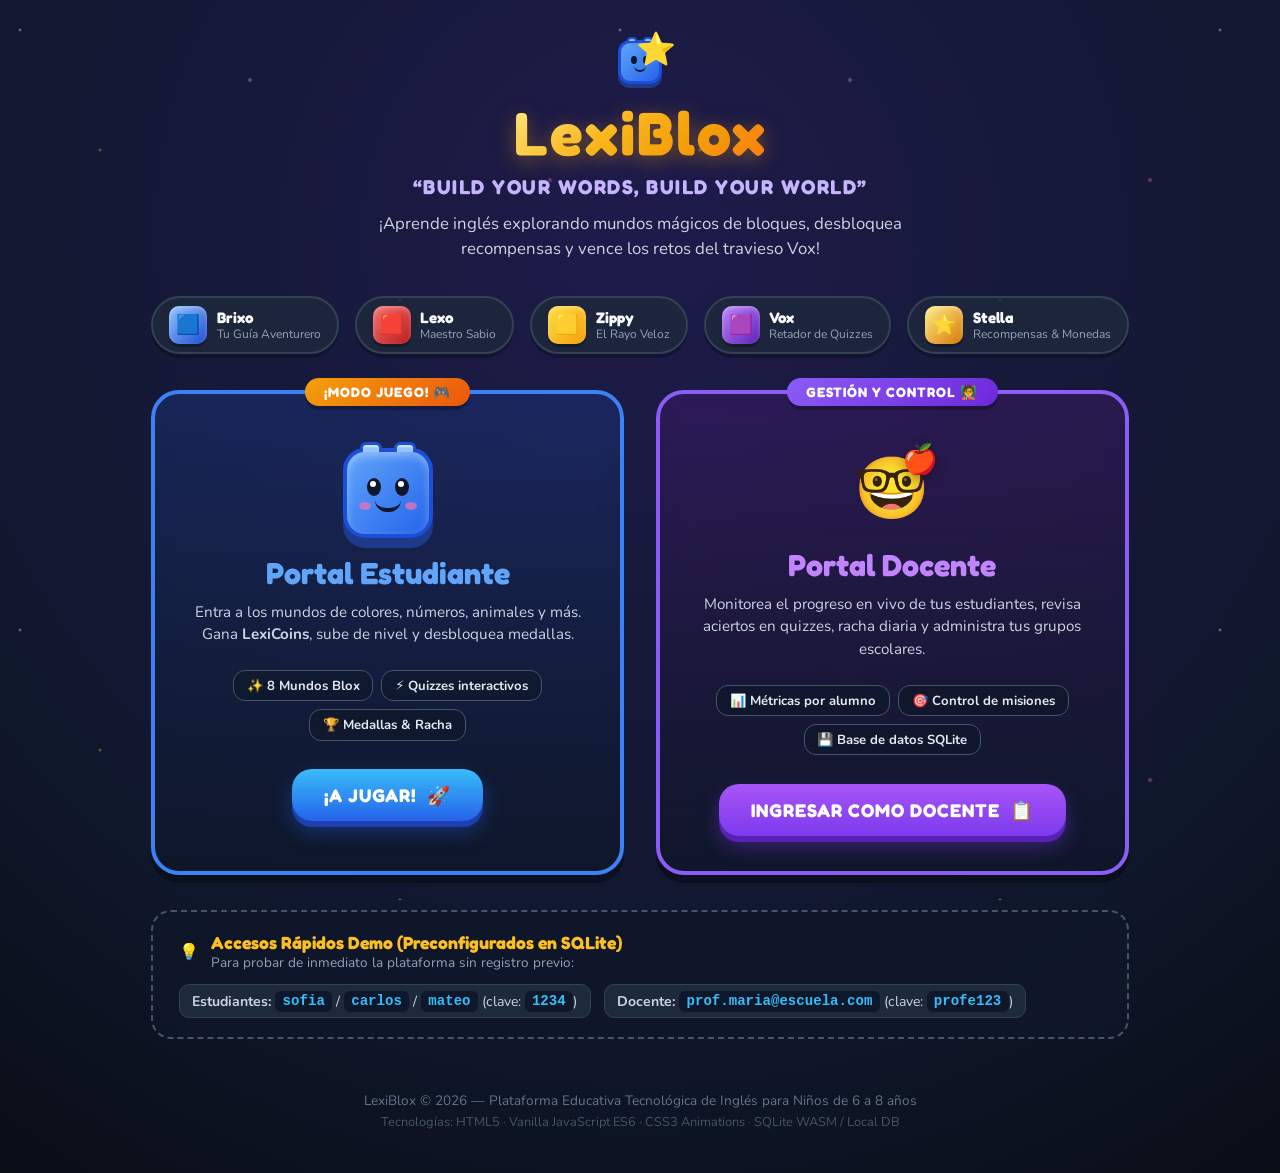
<file: index.html>
<!DOCTYPE html>
<html lang="es">
<head>
  <meta charset="UTF-8">
  <meta name="viewport" content="width=device-width, initial-scale=1.0">
  <title>LexiBlox — Plataforma de Inglés Didáctica para Niños</title>
  <link rel="stylesheet" href="assets/css/main.css">
  <link rel="stylesheet" href="assets/css/animations.css">
  <link rel="stylesheet" href="assets/css/components.css">
  <link rel="preconnect" href="https://fonts.googleapis.com">
  <link rel="preconnect" href="https://fonts.gstatic.com" crossorigin>
  <link href="https://fonts.googleapis.com/css2?family=Fredoka:wght@400;600;700;800&family=Nunito:wght@600;800;900&display=swap" rel="stylesheet">
</head>
<body class="landing-body">
  <div class="stars-bg"></div>

  <div class="landing-container">
    <!-- Header Hero -->
    <header class="hero-header">
      <div class="logo-badge float-anim">
        <div class="mini-cube brixo-mini">
          <div class="cube-studs"><span></span><span></span></div>
          <div class="cube-face">
            <span class="eye"></span><span class="eye"></span>
            <span class="mouth"></span>
          </div>
        </div>
        <span class="star-icon star-spin">⭐</span>
      </div>
      <h1 class="game-title">LexiBlox</h1>
      <p class="game-tagline">“Build your words, build your world”</p>
      <p class="game-desc">¡Aprende inglés explorando mundos mágicos de bloques, desbloquea recompensas y vence los retos del travieso Vox!</p>
    </header>

    <!-- Character Showcase -->
    <section class="characters-row">
      <div class="char-pill float-anim" style="animation-delay: 0s;">
        <div class="char-avatar brixo-bg">🟦</div>
        <div class="char-info">
          <strong>Brixo</strong>
          <small>Tu Guía Aventurero</small>
        </div>
      </div>
      <div class="char-pill float-anim" style="animation-delay: 0.3s;">
        <div class="char-avatar lexo-bg">🟥</div>
        <div class="char-info">
          <strong>Lexo</strong>
          <small>Maestro Sabio</small>
        </div>
      </div>
      <div class="char-pill float-anim" style="animation-delay: 0.6s;">
        <div class="char-avatar zippy-bg">🟨</div>
        <div class="char-info">
          <strong>Zippy</strong>
          <small>El Rayo Veloz</small>
        </div>
      </div>
      <div class="char-pill float-anim" style="animation-delay: 0.9s;">
        <div class="char-avatar vox-bg">🟪</div>
        <div class="char-info">
          <strong>Vox</strong>
          <small>Retador de Quizzes</small>
        </div>
      </div>
      <div class="char-pill float-anim" style="animation-delay: 1.2s;">
        <div class="char-avatar stella-bg">⭐</div>
        <div class="char-info">
          <strong>Stella</strong>
          <small>Recompensas & Monedas</small>
        </div>
      </div>
    </section>

    <!-- Portals Selection Cards -->
    <main class="portals-grid">
      <!-- Student Portal -->
      <article class="portal-card student-card pulse-glow">
        <div class="card-badge">¡MODO JUEGO! 🎮</div>
        <div class="portal-icon-wrap">
          <div class="character-cube-lg brixo-3d bounce-in">
            <div class="studs"><i></i><i></i></div>
            <div class="face">
              <span class="eye"></span>
              <span class="eye"></span>
              <span class="smile"></span>
              <span class="blush l"></span>
              <span class="blush r"></span>
            </div>
          </div>
        </div>
        <h2>Portal Estudiante</h2>
        <p>Entra a los mundos de colores, números, animales y más. Gana <strong>LexiCoins</strong>, sube de nivel y desbloquea medallas.</p>
        <div class="features-list">
          <span>✨ 8 Mundos Blox</span>
          <span>⚡ Quizzes interactivos</span>
          <span>🏆 Medallas & Racha</span>
        </div>
        <a href="pages/student/login.html" class="btn-play primary-btn">
          <span>¡A JUGAR!</span> 🚀
        </a>
      </article>

      <!-- Teacher Portal -->
      <article class="portal-card teacher-card">
        <div class="card-badge teacher-badge">GESTIÓN Y CONTROL 🧑‍🏫</div>
        <div class="portal-icon-wrap">
          <div class="teacher-mascot">
            <div class="apple-badge">🍎</div>
            <div class="glasses-face">🤓</div>
          </div>
        </div>
        <h2>Portal Docente</h2>
        <p>Monitorea el progreso en vivo de tus estudiantes, revisa aciertos en quizzes, racha diaria y administra tus grupos escolares.</p>
        <div class="features-list">
          <span>📊 Métricas por alumno</span>
          <span>🎯 Control de misiones</span>
          <span>💾 Base de datos SQLite</span>
        </div>
        <a href="pages/teacher/login.html" class="btn-play teacher-btn">
          <span>INGRESAR COMO DOCENTE</span> 📋
        </a>
      </article>
    </main>

    <!-- Quick Play Direct Access / Demo Accounts Banner -->
    <section class="demo-accounts-card">
      <div class="demo-header">
        <span class="info-icon">💡</span>
        <div>
          <h3>Accesos Rápidos Demo (Preconfigurados en SQLite)</h3>
          <p>Para probar de inmediato la plataforma sin registro previo:</p>
        </div>
      </div>
      <div class="demo-tags">
        <div class="demo-tag">
          <strong>Estudiantes:</strong> <code>sofia</code> / <code>carlos</code> / <code>mateo</code> (clave: <code>1234</code>)
        </div>
        <div class="demo-tag">
          <strong>Docente:</strong> <code>prof.maria@escuela.com</code> (clave: <code>profe123</code>)
        </div>
      </div>
    </section>

    <footer class="main-footer">
      <p>LexiBlox © 2026 — Plataforma Educativa Tecnológica de Inglés para Niños de 6 a 8 años</p>
      <p class="tech-stack-label">Tecnologías: HTML5 · Vanilla JavaScript ES6 · CSS3 Animations · SQLite WASM / Local DB</p>
    </footer>
  </div>

  <script src="assets/js/core/db.js"></script>
  <script src="assets/js/core/state.js"></script>
</body>
</html>
</file>
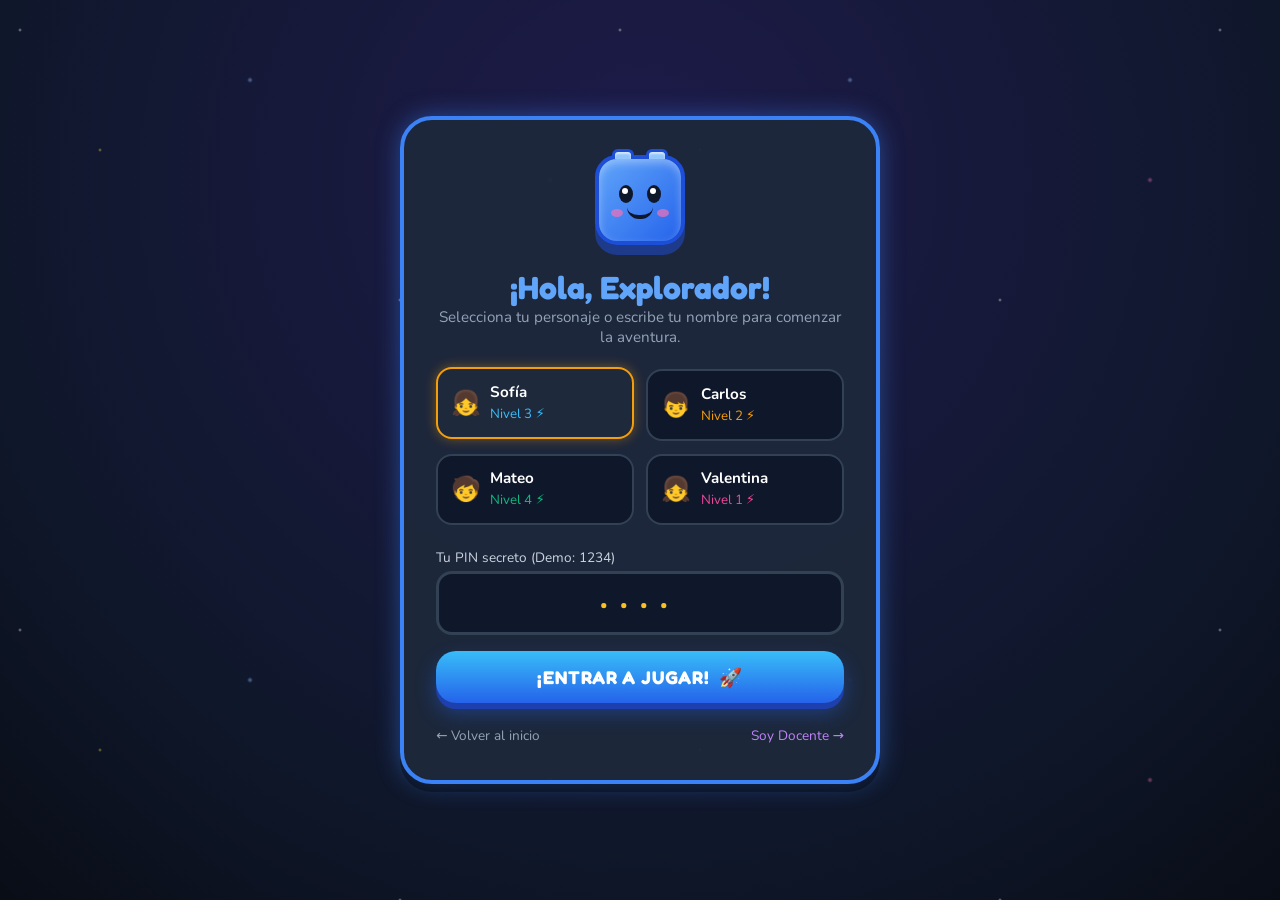
<file: pages/student/login.html>
<!DOCTYPE html>
<html lang="es">
<head>
  <meta charset="UTF-8">
  <meta name="viewport" content="width=device-width, initial-scale=1.0">
  <title>LexiBlox — Entrada de Exploradores</title>
  <link rel="stylesheet" href="../../assets/css/main.css">
  <link rel="stylesheet" href="../../assets/css/animations.css">
  <link rel="stylesheet" href="../../assets/css/components.css">
  <link rel="stylesheet" href="../../assets/css/game.css">
  <link rel="preconnect" href="https://fonts.googleapis.com">
  <link rel="preconnect" href="https://fonts.gstatic.com" crossorigin>
  <link href="https://fonts.googleapis.com/css2?family=Fredoka:wght@400;600;700;800&family=Nunito:wght@600;800;900&display=swap" rel="stylesheet">
  <style>
    .login-box {
      max-width: 480px;
      width: 100%;
      background: rgba(30, 41, 59, 0.95);
      border: 4px solid var(--brixo-blue);
      border-radius: 32px;
      padding: 2.2rem 2rem;
      box-shadow: var(--shadow-toy), var(--shadow-glow-blue);
      display: flex;
      flex-direction: column;
      gap: 1.4rem;
      text-align: center;
      margin: auto;
    }
    .student-chips-select {
      display: grid;
      grid-template-columns: repeat(2, 1fr);
      gap: 0.8rem;
    }
    .student-chip-btn {
      background: #0f172a;
      border: 2px solid #334155;
      border-radius: 16px;
      padding: 0.8rem;
      cursor: pointer;
      display: flex;
      align-items: center;
      gap: 0.6rem;
      transition: all 0.2s;
    }
    .student-chip-btn:hover, .student-chip-btn.selected {
      border-color: #38bdf8;
      background: #1e293b;
      transform: translateY(-2px);
    }
    .student-chip-btn.selected {
      border-color: #f59e0b;
      box-shadow: 0 0 12px rgba(245, 158, 11, 0.4);
    }
    .pin-input {
      font-family: var(--font-game);
      font-size: 2rem;
      letter-spacing: 12px;
      text-align: center;
      background: #0f172a;
      border: 3px solid #334155;
      border-radius: 16px;
      color: #fbbf24;
      padding: 0.6rem;
      width: 100%;
      outline: none;
    }
    .pin-input:focus {
      border-color: #38bdf8;
    }
  </style>
</head>
<body class="landing-body">
  <div class="stars-bg"></div>

  <div class="landing-container" style="min-height: 100vh; justify-content: center;">
    <div class="login-box bounce-in">
      <div class="character-cube-lg brixo-3d float-anim" style="margin: 0 auto;">
        <div class="studs"><i></i><i></i></div>
        <div class="face">
          <span class="eye"></span><span class="eye"></span>
          <span class="smile"></span>
          <span class="blush l"></span><span class="blush r"></span>
        </div>
      </div>

      <div>
        <h2 style="font-family: var(--font-game); font-size: 2rem; color: #60a5fa;">¡Hola, Explorador!</h2>
        <p style="color: #94a3b8; font-size: 0.95rem;">Selecciona tu personaje o escribe tu nombre para comenzar la aventura.</p>
      </div>

      <!-- Quick Selector for kids -->
      <div class="student-chips-select">
        <div class="student-chip-btn selected" onclick="selectDemo('sofia')">
          <span style="font-size: 1.5rem;">👧</span>
          <div style="text-align: left;">
            <strong style="display:block; color:#fff; font-size:0.95rem;">Sofía</strong>
            <small style="color:#38bdf8;">Nivel 3 ⚡</small>
          </div>
        </div>
        <div class="student-chip-btn" onclick="selectDemo('carlos')">
          <span style="font-size: 1.5rem;">👦</span>
          <div style="text-align: left;">
            <strong style="display:block; color:#fff; font-size:0.95rem;">Carlos</strong>
            <small style="color:#f59e0b;">Nivel 2 ⚡</small>
          </div>
        </div>
        <div class="student-chip-btn" onclick="selectDemo('mateo')">
          <span style="font-size: 1.5rem;">🧒</span>
          <div style="text-align: left;">
            <strong style="display:block; color:#fff; font-size:0.95rem;">Mateo</strong>
            <small style="color:#10b981;">Nivel 4 ⚡</small>
          </div>
        </div>
        <div class="student-chip-btn" onclick="selectDemo('vale')">
          <span style="font-size: 1.5rem;">👧</span>
          <div style="text-align: left;">
            <strong style="display:block; color:#fff; font-size:0.95rem;">Valentina</strong>
            <small style="color:#ec4899;">Nivel 1 ⚡</small>
          </div>
        </div>
      </div>

      <form id="studentLoginForm" onsubmit="handleLogin(event)" style="display: flex; flex-direction: column; gap: 1rem;">
        <input type="hidden" id="studentUsername" value="sofia">
        <div>
          <label style="display:block; text-align: left; font-size: 0.85rem; color: #cbd5e1; margin-bottom: 0.3rem;">Tu PIN secreto (Demo: 1234)</label>
          <input type="password" id="studentPin" class="pin-input" maxlength="4" value="1234" required placeholder="••••">
        </div>

        <div id="loginError" style="color: #f43f5e; font-weight: bold; font-size: 0.88rem; display: none;"></div>

        <button type="submit" class="btn-play primary-btn" style="width: 100%;">
          <span>¡ENTRAR A JUGAR!</span> 🚀
        </button>
      </form>

      <div style="display:flex; justify-content: space-between; font-size: 0.85rem;">
        <a href="../../index.html" style="color: #94a3b8; text-decoration: none;">← Volver al inicio</a>
        <a href="../teacher/login.html" style="color: #c084fc; text-decoration: none;">Soy Docente →</a>
      </div>
    </div>
  </div>

  <script src="../../assets/js/core/db.js"></script>
  <script src="../../assets/js/core/state.js"></script>
  <script src="../../assets/js/core/auth.js"></script>
  <script>
    document.addEventListener('DOMContentLoaded', async () => {
      await LexiDB.init();
    });

    function selectDemo(username) {
      document.querySelectorAll('.student-chip-btn').forEach(b => b.classList.remove('selected'));
      event.currentTarget.classList.add('selected');
      document.getElementById('studentUsername').value = username;
      document.getElementById('studentPin').value = '1234';
    }

    function handleLogin(e) {
      e.preventDefault();
      const user = document.getElementById('studentUsername').value;
      const pin = document.getElementById('studentPin').value;
      const res = LexiAuth.loginStudent(user, pin);

      if (res.success) {
        window.location.href = 'world.html';
      } else {
        const err = document.getElementById('loginError');
        err.textContent = res.message;
        err.style.display = 'block';
      }
    }
  </script>
</body>
</html>
</file>
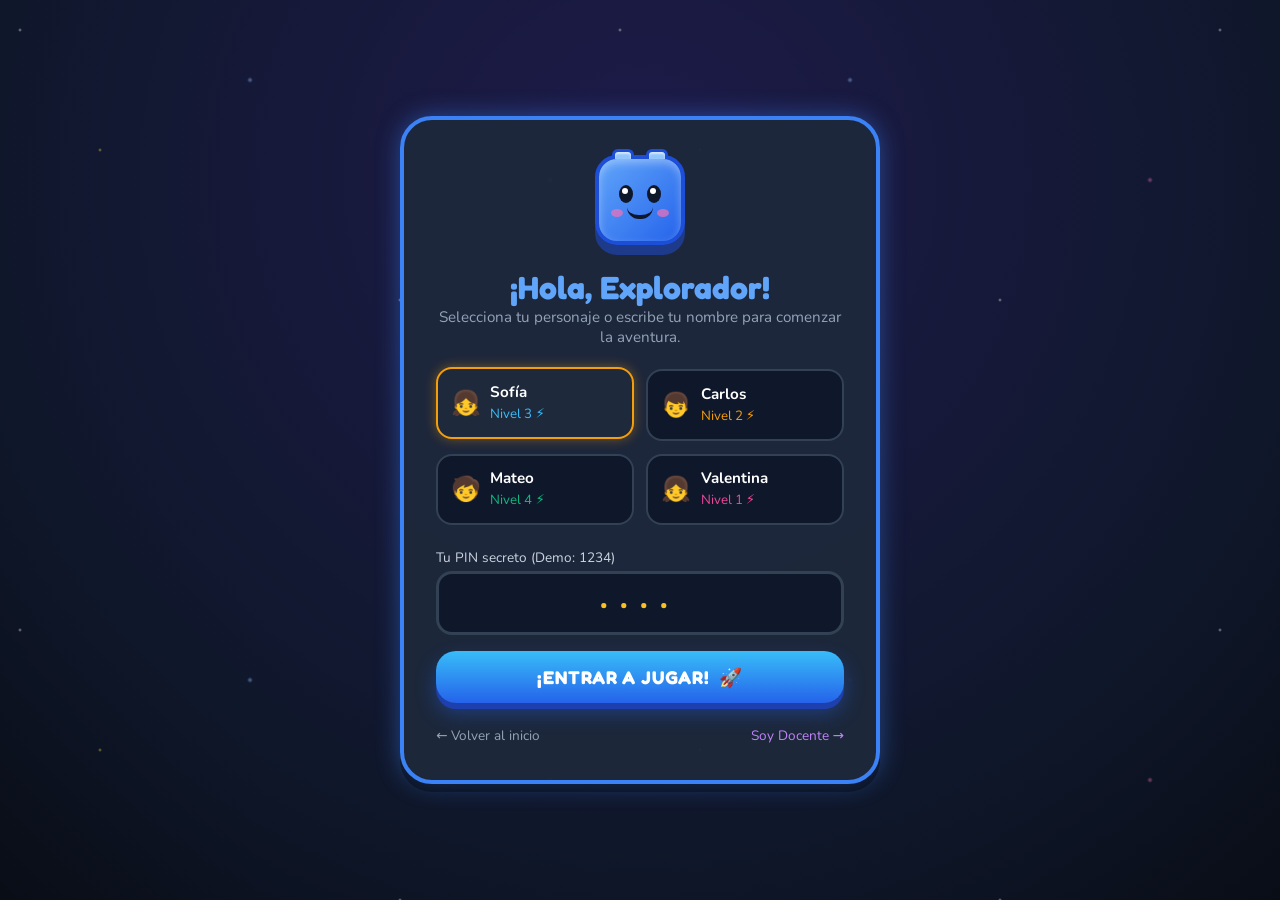
<file: pages/student/mission.html>
<!DOCTYPE html>
<html lang="es">
<head>
  <meta charset="UTF-8">
  <meta name="viewport" content="width=device-width, initial-scale=1.0">
  <title>LexiBlox — Misión de Aprendizaje</title>
  <link rel="stylesheet" href="../../assets/css/main.css">
  <link rel="stylesheet" href="../../assets/css/animations.css">
  <link rel="stylesheet" href="../../assets/css/components.css">
  <link rel="stylesheet" href="../../assets/css/game.css">
  <link rel="preconnect" href="https://fonts.googleapis.com">
  <link rel="preconnect" href="https://fonts.gstatic.com" crossorigin>
  <link href="https://fonts.googleapis.com/css2?family=Fredoka:wght@400;600;700;800&family=Nunito:wght@600;800;900&display=swap" rel="stylesheet">
</head>
<body class="game-layout">
  <div class="stars-bg"></div>

  <!-- Top Navigation with Player HUD -->
  <nav class="game-nav">
    <a href="world.html" class="nav-brand">
      <div class="mini-cube brixo-mini">
        <div class="cube-studs"><span></span><span></span></div>
        <div class="cube-face"><span class="eye"></span><span class="eye"></span><span class="mouth"></span></div>
      </div>
      <span class="title">LexiBlox</span>
    </a>

    <div class="nav-stats">
      <div class="stat-chip coins">
        <span>🪙</span> <span id="hudCoins">0</span>
      </div>
      <div class="stat-chip level">
        <span>⚡ Nivel</span> <span id="hudLevel">1</span>
      </div>
      <a href="world.html" class="btn-play ghost-btn" style="padding: 0.4rem 0.9rem; font-size: 0.9rem;">
        <span>🗺️ Volver al Mapa</span>
      </a>
    </div>
  </nav>

  <div class="game-content-container">
    <!-- Dialogue Header -->
    <section class="mascot-dialogue bounce-in">
      <div class="character-cube-lg brixo-3d float-anim" style="width: 64px; height: 64px; flex-shrink: 0;">
        <div class="studs"><i></i><i></i></div>
        <div class="face">
          <span class="eye"></span><span class="eye"></span>
          <span class="smile"></span>
          <span class="blush l"></span><span class="blush r"></span>
        </div>
      </div>
      <div class="dialogue-bubble">
        <div class="dialogue-speaker">Brixo te acompaña:</div>
        <div class="dialogue-text">
          ¡Haz clic en la tarjeta para darle la vuelta y aprender cómo se dice en español! Toca la bocina 🔊 para escuchar la pronunciación real en inglés.
        </div>
      </div>
    </section>

    <!-- Mission Learning Card & Flashcard Stage -->
    <main class="mission-card">
      <div style="display: flex; justify-content: space-between; align-items: center;">
        <div>
          <span id="missionZoneLabel" style="color: #38bdf8; font-family: var(--font-game); font-weight: 700; font-size: 0.95rem;">ZONA 1 · COLOR JUNGLE</span>
          <h2 id="missionTitle" style="font-family: var(--font-game); font-size: 1.8rem; color: #ffffff;">Primary Colors</h2>
        </div>
        <div class="stat-chip" style="background: rgba(16, 185, 129, 0.2); border-color: #10b981; color: #34d399;">
          <span>Recompensa: +25 🪙 / +50 XP</span>
        </div>
      </div>

      <!-- 3D Flippable Flashcard -->
      <div class="flashcard-stage" onclick="flipCard()">
        <div class="flashcard-inner" id="flashcardInner">
          <!-- Front (English) -->
          <div class="flashcard-front">
            <span style="font-size: 0.85rem; color: #93c5fd; font-weight: 800; letter-spacing: 2px;">ENGLISH WORD</span>
            <div class="card-icon-huge" id="cardIcon">🔴</div>
            <div class="card-word-en" id="cardWordEn">RED</div>
            <button class="audio-btn" onclick="speakWord(event)" title="Escuchar pronunciación">🔊</button>
            <small style="color: #cbd5e1; margin-top: 0.6rem;">(Toca para ver en español 🔄)</small>
          </div>
          <!-- Back (Spanish) -->
          <div class="flashcard-back">
            <span style="font-size: 0.85rem; color: #a7f3d0; font-weight: 800; letter-spacing: 2px;">TRADUCCIÓN</span>
            <div class="card-icon-huge" id="cardIconBack">🔴</div>
            <div class="card-word-es" id="cardWordEs">ROJO</div>
            <p style="color: #e2e8f0; font-size: 1.1rem; margin-top: 0.5rem;" id="cardSampleSentence">"The red block is magic"</p>
            <small style="color: #cbd5e1; margin-top: 0.6rem;">(Toca para volver a inglés 🔄)</small>
          </div>
        </div>
      </div>

      <!-- Navigation & Quizz Trigger -->
      <div style="display: flex; justify-content: space-between; align-items: center; margin-top: 1rem;">
        <button class="btn-play ghost-btn" onclick="prevCard()" id="btnPrev">
          ← Anterior
        </button>

        <div style="font-family: var(--font-game); font-weight: 800; color: #fbbf24; font-size: 1.1rem;">
          Palabra <span id="cardIndexNum">1</span> de <span id="cardTotalNum">3</span>
        </div>

        <button class="btn-play primary-btn" onclick="nextCard()" id="btnNext">
          Siguiente →
        </button>
      </div>

      <!-- Quiz launcher button once words reviewed -->
      <div id="quizPromptBox" style="display: none; background: rgba(139, 92, 246, 0.2); border: 2px solid #8b5cf6; border-radius: 20px; padding: 1.4rem; text-align: center; margin-top: 1rem;">
        <div style="font-size: 2.2rem; margin-bottom: 0.5rem;" class="wiggle">🟪</div>
        <h3 style="font-family: var(--font-game); color: #c084fc; font-size: 1.4rem;">¡Vox te está esperando!</h3>
        <p style="color: #cbd5e1; font-size: 0.95rem; margin-bottom: 1rem;">Has repasado todo el vocabulario de esta misión. ¿Listo para superar su examen de preguntas?</p>
        <button onclick="goToQuiz()" class="btn-play gold-btn pulse-glow" style="padding: 0.9rem 2.5rem;">
          <span>¡ENFRENTAR EL QUIZ DE VOX!</span> ⚔️
        </button>
      </div>
    </main>
  </div>

  <script src="../../assets/js/core/db.js"></script>
  <script src="../../assets/js/core/state.js"></script>
  <script src="../../assets/js/core/auth.js"></script>
  <script src="../../assets/js/student/mission.js"></script>
  <script>
    document.addEventListener('DOMContentLoaded', async () => {
      await LexiDB.init();
      LexiAuth.requireAuth('student', 'login.html');
      initMission();
    });
  </script>
</body>
</html>
</file>
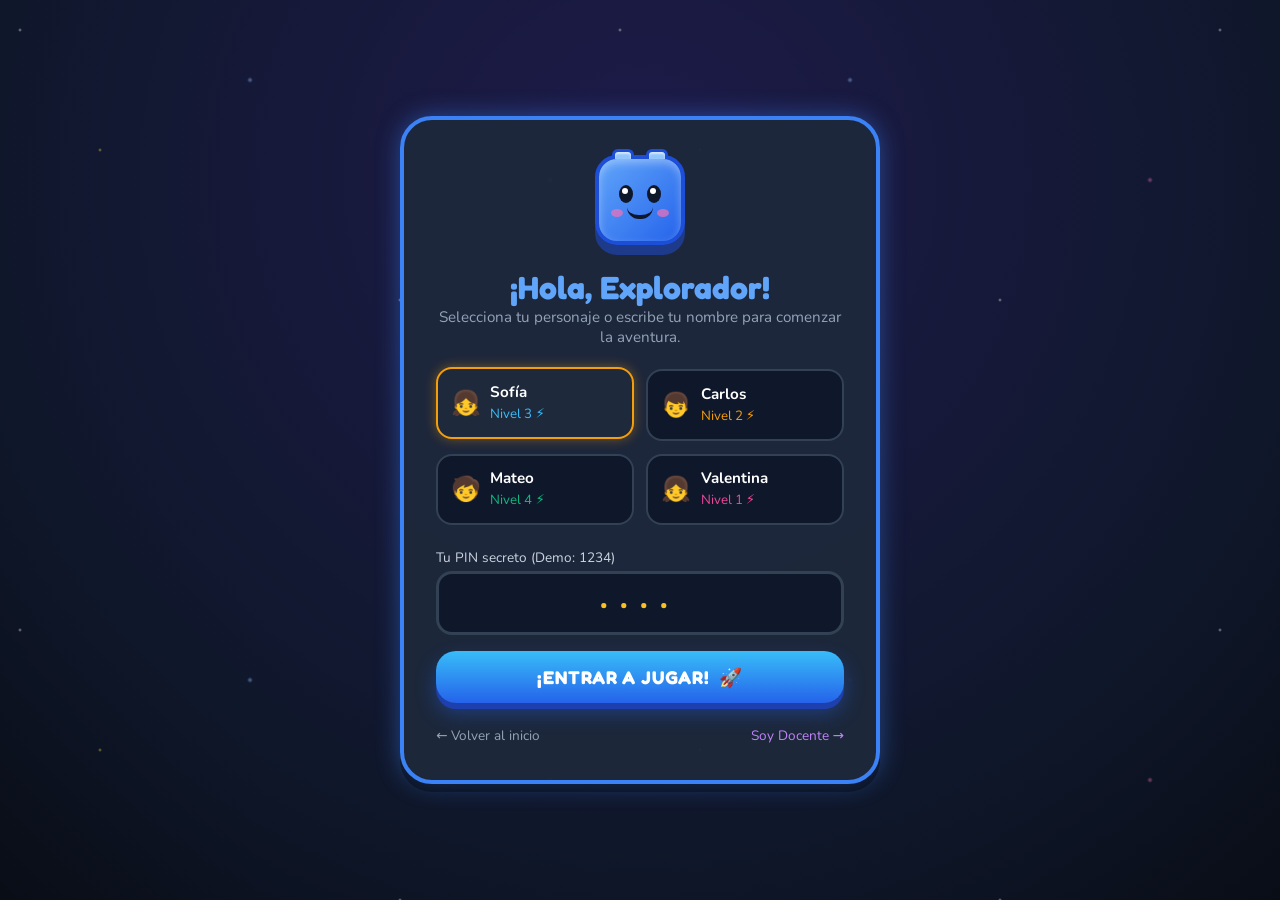
<file: pages/student/profile.html>
<!DOCTYPE html>
<html lang="es">
<head>
  <meta charset="UTF-8">
  <meta name="viewport" content="width=device-width, initial-scale=1.0">
  <title>LexiBlox — Mi Perfil de Aventurero</title>
  <link rel="stylesheet" href="../../assets/css/main.css">
  <link rel="stylesheet" href="../../assets/css/animations.css">
  <link rel="stylesheet" href="../../assets/css/components.css">
  <link rel="stylesheet" href="../../assets/css/game.css">
  <link rel="preconnect" href="https://fonts.googleapis.com">
  <link rel="preconnect" href="https://fonts.gstatic.com" crossorigin>
  <link href="https://fonts.googleapis.com/css2?family=Fredoka:wght@400;600;700;800&family=Nunito:wght@600;800;900&display=swap" rel="stylesheet">
  <style>
    .profile-card {
      background: rgba(30, 41, 59, 0.95);
      border: 4px solid #3b82f6;
      border-radius: 32px;
      padding: 2rem;
      box-shadow: var(--shadow-toy);
      display: flex;
      flex-direction: column;
      gap: 1.8rem;
    }
    .badges-inventory {
      display: grid;
      grid-template-columns: repeat(auto-fill, minmax(180px, 1fr));
      gap: 1rem;
    }
    .badge-card {
      background: #1e293b;
      border: 2px solid #334155;
      border-radius: 20px;
      padding: 1.2rem;
      text-align: center;
      display: flex;
      flex-direction: column;
      align-items: center;
      gap: 0.5rem;
    }
    .badge-card.unlocked {
      border-color: #fbbf24;
      background: linear-gradient(180deg, #1e293b 0%, rgba(245, 158, 11, 0.1) 100%);
    }
    .badge-card.locked {
      opacity: 0.45;
      filter: grayscale(0.8);
    }
  </style>
</head>
<body class="game-layout">
  <div class="stars-bg"></div>

  <!-- Top Navigation with Player HUD -->
  <nav class="game-nav">
    <a href="world.html" class="nav-brand">
      <div class="mini-cube brixo-mini">
        <div class="cube-studs"><span></span><span></span></div>
        <div class="cube-face"><span class="eye"></span><span class="eye"></span><span class="mouth"></span></div>
      </div>
      <span class="title">LexiBlox</span>
    </a>

    <div class="nav-stats">
      <div class="stat-chip coins">
        <span>🪙</span> <span id="hudCoins">0</span>
      </div>
      <div class="stat-chip streak">
        <span>🔥</span> <span id="hudStreak">0</span> Días
      </div>
      <a href="world.html" class="btn-play primary-btn" style="padding: 0.4rem 0.9rem; font-size: 0.9rem;">
        <span>🗺️ Explorar Mundos</span>
      </a>
      <button onclick="LexiAuth.logout()" class="btn-play danger-btn" style="padding: 0.4rem 0.8rem; font-size: 0.85rem;">
        Salir 🚪
      </button>
    </div>
  </nav>

  <div class="game-content-container">
    <main class="profile-card bounce-in">
      <!-- Player Card Header -->
      <div style="display: flex; align-items: center; gap: 1.8rem; flex-wrap: wrap;">
        <div class="character-cube-lg brixo-3d float-anim" style="width: 100px; height: 100px;">
          <div class="studs"><i></i><i></i></div>
          <div class="face">
            <span class="eye"></span><span class="eye"></span>
            <span class="smile"></span>
            <span class="blush l"></span><span class="blush r"></span>
          </div>
        </div>
        <div style="flex: 1;">
          <span style="color: #38bdf8; font-family: var(--font-game); font-weight: 700; font-size: 0.95rem;">CUBO AVATAR: BRIXO CLÁSICO</span>
          <h2 id="profStudentName" style="font-family: var(--font-game); font-size: 2.2rem; color: #ffffff;">Sofía González</h2>
          <p style="color: #94a3b8; font-size: 1rem;">Miembro de: <strong style="color: #cbd5e1;">Segundo Grado A (Escuela Innova Kids)</strong></p>
        </div>
        <div style="display: flex; gap: 1rem;">
          <div class="stat-chip gold-glow" style="flex-direction: column; padding: 0.8rem 1.4rem; text-align: center;">
            <span style="font-size: 1.8rem;">🪙</span>
            <strong id="profCoins" style="font-size: 1.4rem; color: #fbbf24;">0</strong>
            <small style="color: #94a3b8;">LexiCoins</small>
          </div>
          <div class="stat-chip" style="flex-direction: column; padding: 0.8rem 1.4rem; text-align: center; border-color: #3b82f6;">
            <span style="font-size: 1.8rem;">⚡</span>
            <strong id="profLevel" style="font-size: 1.4rem; color: #60a5fa;">Nv. 1</strong>
            <small style="color: #94a3b8;">Rango</small>
          </div>
        </div>
      </div>

      <!-- Experience Bar -->
      <div style="background: #0f172a; padding: 1.2rem; border-radius: 20px; border: 2px solid #334155;">
        <div style="display: flex; justify-content: space-between; margin-bottom: 0.5rem;">
          <span style="font-family: var(--font-game); font-weight: 700; color: #c084fc;">Progreso al Siguiente Nivel:</span>
          <span style="font-family: var(--font-game); font-weight: 700; color: #ffffff;"><span id="profXp">0</span> / 1000 XP</span>
        </div>
        <div class="zone-progress-bar" style="height: 14px;">
          <div id="profXpFill" class="zone-progress-fill" style="width: 40%; background: linear-gradient(90deg, #a855f7, #6366f1);"></div>
        </div>
      </div>

      <!-- Badges Showcase -->
      <div>
        <h3 style="font-family: var(--font-game); font-size: 1.5rem; color: #fbbf24; margin-bottom: 1rem;">🏆 Medallas y Trofeos Desbloqueados</h3>
        <div class="badges-inventory" id="badgesGrid">
          <!-- Injected via JavaScript -->
        </div>
      </div>
    </main>
  </div>

  <script src="../../assets/js/core/db.js"></script>
  <script src="../../assets/js/core/state.js"></script>
  <script src="../../assets/js/core/auth.js"></script>
  <script>
    document.addEventListener('DOMContentLoaded', async () => {
      await LexiDB.init();
      LexiAuth.requireAuth('student', 'login.html');

      const student = LexiState.getStudent();
      if (!student) return;

      document.getElementById('hudCoins').textContent = student.lexi_coins || 0;
      document.getElementById('hudStreak').textContent = student.streak_days || 1;
      document.getElementById('profStudentName').textContent = student.name;
      document.getElementById('profCoins').textContent = student.lexi_coins;
      document.getElementById('profLevel').textContent = `Nv. ${student.level}`;
      document.getElementById('profXp').textContent = student.xp;
      
      const xpPct = Math.min(100, Math.round((student.xp % 1000) / 10));
      document.getElementById('profXpFill').style.width = `${xpPct}%`;

      // Load badges
      const allBadges = LexiDB.query('SELECT * FROM badges');
      const unlockedIds = LexiDB.query('SELECT badge_id FROM student_badges WHERE student_id = ?', [student.id]).map(b => b.badge_id);

      const grid = document.getElementById('badgesGrid');
      grid.innerHTML = '';

      allBadges.forEach(b => {
        const isUnlocked = unlockedIds.includes(b.id) || (b.id <= 3); // Demo unlock
        const card = document.createElement('div');
        card.className = `badge-card ${isUnlocked ? 'unlocked' : 'locked'}`;
        card.innerHTML = `
          <div style="font-size: 3rem;">${b.icon}</div>
          <strong style="font-family: var(--font-game); color: ${isUnlocked ? '#fbbf24' : '#94a3b8'}; font-size: 1.05rem;">${b.name}</strong>
          <p style="font-size: 0.82rem; color: #cbd5e1;">${b.description}</p>
          <span style="font-size: 0.75rem; font-weight: 800; color: ${isUnlocked ? '#10b981' : '#64748b'};">${isUnlocked ? '✅ Desbloqueado' : '🔒 Bloqueado'}</span>
        `;
        grid.appendChild(card);
      });
    });
  </script>
</body>
</html>
</file>
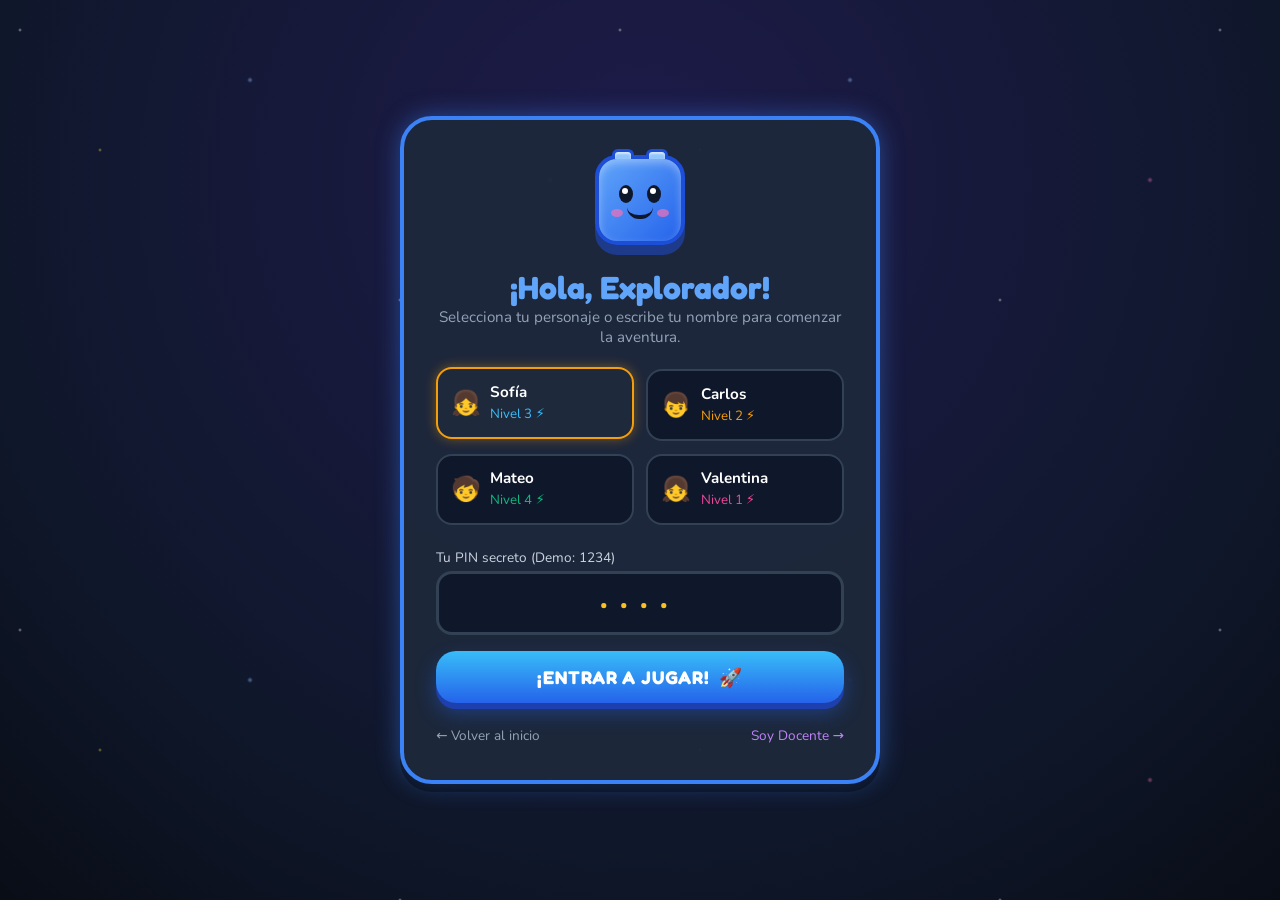
<file: pages/student/quiz.html>
<!DOCTYPE html>
<html lang="es">
<head>
  <meta charset="UTF-8">
  <meta name="viewport" content="width=device-width, initial-scale=1.0">
  <title>LexiBlox — Reto de Quizzes con Vox</title>
  <link rel="stylesheet" href="../../assets/css/main.css">
  <link rel="stylesheet" href="../../assets/css/animations.css">
  <link rel="stylesheet" href="../../assets/css/components.css">
  <link rel="stylesheet" href="../../assets/css/game.css">
  <link rel="preconnect" href="https://fonts.googleapis.com">
  <link rel="preconnect" href="https://fonts.gstatic.com" crossorigin>
  <link href="https://fonts.googleapis.com/css2?family=Fredoka:wght@400;600;700;800&family=Nunito:wght@600;800;900&display=swap" rel="stylesheet">
</head>
<body class="game-layout">
  <div class="stars-bg"></div>

  <!-- Top Navigation with Player HUD -->
  <nav class="game-nav">
    <a href="world.html" class="nav-brand">
      <div class="mini-cube brixo-mini">
        <div class="cube-studs"><span></span><span></span></div>
        <div class="cube-face"><span class="eye"></span><span class="eye"></span><span class="mouth"></span></div>
      </div>
      <span class="title">LexiBlox</span>
    </a>

    <div class="nav-stats">
      <div class="stat-chip coins">
        <span>🪙</span> <span id="hudCoins">0</span>
      </div>
      <div class="stat-chip streak">
        <span>🔥</span> <span id="hudStreak">0</span> Días
      </div>
      <a href="world.html" class="btn-play ghost-btn" style="padding: 0.4rem 0.9rem; font-size: 0.9rem;">
        <span>Abandonar Quiz 🏃</span>
      </a>
    </div>
  </nav>

  <div class="game-content-container">
    <main class="quiz-container bounce-in">
      <!-- Vox Boss Header -->
      <div class="quiz-vox-header">
        <div class="character-cube-lg wiggle" style="background: linear-gradient(135deg, #a855f7, #6b21a8); border: 4px solid #c084fc; border-radius: 20px; width: 64px; height: 64px; flex-shrink: 0;">
          <div style="position: absolute; top: 12px; left: 10px; width: 10px; height: 8px; background: #fff; border-radius: 2px; transform: rotate(-10deg);"></div>
          <div style="position: absolute; top: 12px; right: 10px; width: 10px; height: 8px; background: #fff; border-radius: 2px; transform: rotate(10deg);"></div>
          <div style="position: absolute; bottom: 12px; left: 50%; transform: translateX(-50%); width: 22px; height: 6px; background: #fff; border-radius: 6px 6px 0 0;"></div>
        </div>
        <div>
          <h3 style="font-family: var(--font-game); color: #c084fc; font-size: 1.3rem;">¡El Reto de Vox! 🟪</h3>
          <p id="voxDialogue" style="color: #e2e8f0; font-size: 0.95rem;">
            "¡A ver si de verdad aprendiste! Elige la opción correcta para ganar LexiCoins y salvar tus bloques."
          </p>
        </div>
      </div>

      <!-- Question Box -->
      <div class="quiz-question-box">
        <div style="display: flex; justify-content: space-between; align-items: center; margin-bottom: 0.5rem;">
          <span style="color: #a855f7; font-weight: 800; font-family: var(--font-game); font-size: 0.95rem;">PREGUNTA <span id="currentQNum">1</span> DE <span id="totalQNum">4</span></span>
          <span class="stat-chip" style="background: rgba(251, 191, 36, 0.2); border-color: #fbbf24; color: #fbbf24;">+15 🪙 por acierto</span>
        </div>
        <h2 id="quizQuestionText" class="quiz-question-text">¿Cuál de estos colores es RED?</h2>
      </div>

      <!-- Options Grid -->
      <div class="quiz-options-grid" id="quizOptions">
        <!-- Injected via JavaScript -->
      </div>

      <!-- Result Banner (Hidden initially) -->
      <div id="quizResultBanner" style="display: none; text-align: center; padding: 2rem; background: rgba(15, 23, 42, 0.9); border-radius: 24px; border: 3px solid #fbbf24;">
        <div style="font-size: 4rem; margin-bottom: 0.5rem;" class="star-spin">🏆</div>
        <h2 style="font-family: var(--font-game); font-size: 2.2rem; color: #fbbf24;" id="resultTitle">¡Misión Cumplida!</h2>
        <p style="color: #cbd5e1; font-size: 1.1rem; margin-bottom: 1.5rem;" id="resultSummary">Has acertado todas las preguntas y ganado 60 LexiCoins.</p>
        <div style="display: flex; justify-content: center; gap: 1rem;">
          <a href="world.html" class="btn-play primary-btn">
            <span>VOLVER AL MAPA</span> 🗺️
          </a>
          <a href="profile.html" class="btn-play gold-btn">
            <span>VER MIS MEDALLAS</span> ⭐
          </a>
        </div>
      </div>
    </main>
  </div>

  <script src="../../assets/js/core/db.js"></script>
  <script src="../../assets/js/core/state.js"></script>
  <script src="../../assets/js/core/auth.js"></script>
  <script src="../../assets/js/student/quiz.js"></script>
  <script>
    document.addEventListener('DOMContentLoaded', async () => {
      await LexiDB.init();
      LexiAuth.requireAuth('student', 'login.html');
      initQuiz();
    });
  </script>
</body>
</html>
</file>
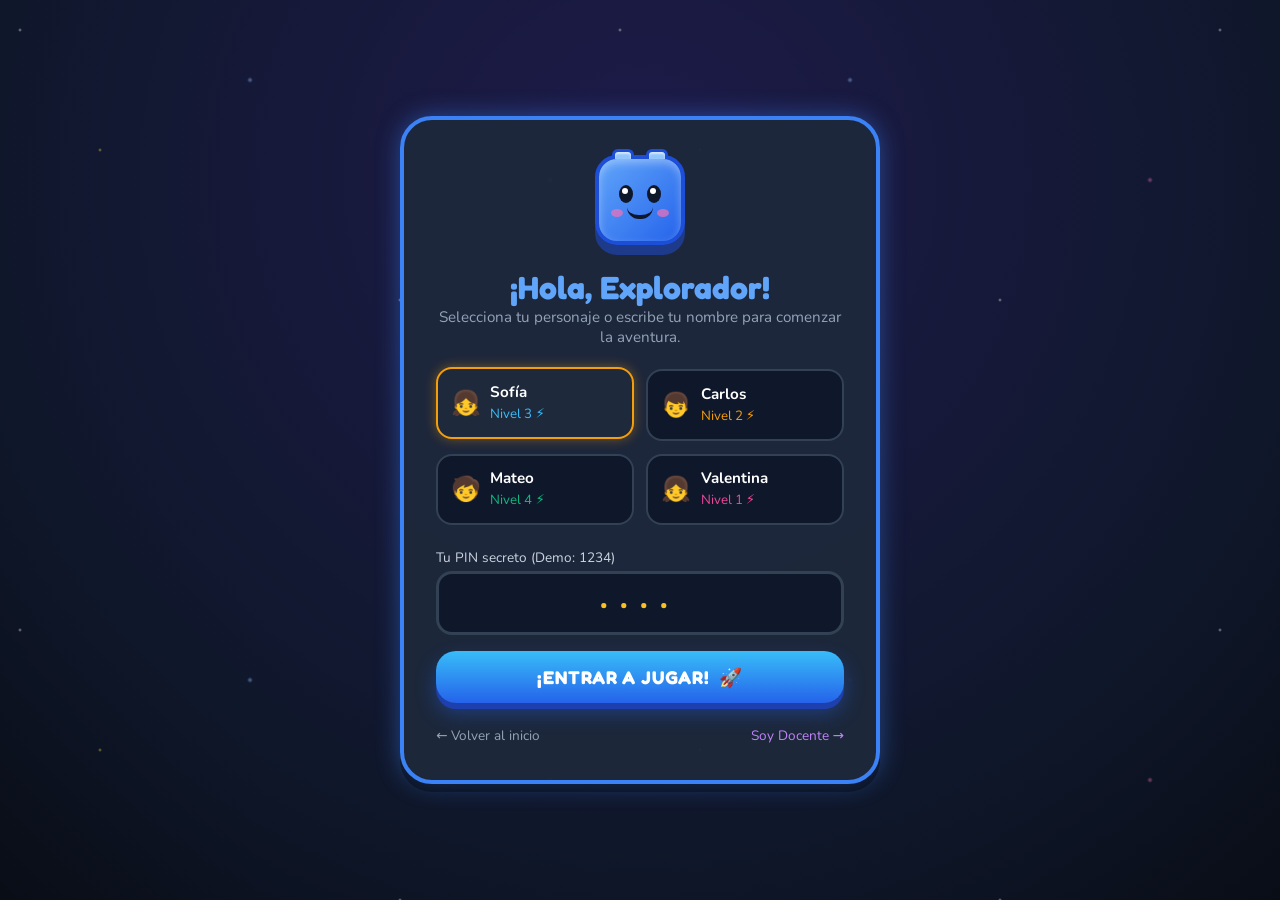
<file: pages/student/world.html>
<!DOCTYPE html>
<html lang="es">
<head>
  <meta charset="UTF-8">
  <meta name="viewport" content="width=device-width, initial-scale=1.0">
  <title>LexiBlox — Mapa del Mundo</title>
  <link rel="stylesheet" href="../../assets/css/main.css">
  <link rel="stylesheet" href="../../assets/css/animations.css">
  <link rel="stylesheet" href="../../assets/css/components.css">
  <link rel="stylesheet" href="../../assets/css/game.css">
  <link rel="preconnect" href="https://fonts.googleapis.com">
  <link rel="preconnect" href="https://fonts.gstatic.com" crossorigin>
  <link href="https://fonts.googleapis.com/css2?family=Fredoka:wght@400;600;700;800&family=Nunito:wght@600;800;900&display=swap" rel="stylesheet">
</head>
<body class="game-layout">
  <div class="stars-bg"></div>

  <!-- Top Navigation with Player HUD -->
  <nav class="game-nav">
    <a href="world.html" class="nav-brand">
      <div class="mini-cube brixo-mini">
        <div class="cube-studs"><span></span><span></span></div>
        <div class="cube-face"><span class="eye"></span><span class="eye"></span><span class="mouth"></span></div>
      </div>
      <span class="title">LexiBlox</span>
    </a>

    <div class="nav-stats">
      <div class="stat-chip coins pulse-glow">
        <span>🪙</span> <span id="hudCoins">0</span>
      </div>
      <div class="stat-chip streak">
        <span>🔥</span> <span id="hudStreak">0</span> Días
      </div>
      <div class="stat-chip level">
        <span>⚡ Nivel</span> <span id="hudLevel">1</span>
      </div>
      <a href="profile.html" class="btn-play ghost-btn" style="padding: 0.4rem 0.9rem; font-size: 0.9rem;">
        <span>Mi Perfil</span> 🎒
      </a>
      <button onclick="LexiAuth.logout()" class="btn-play danger-btn" style="padding: 0.4rem 0.8rem; font-size: 0.85rem;">
        Salir 🚪
      </button>
    </div>
  </nav>

  <!-- Main Game Container -->
  <div class="game-content-container">
    <!-- Character Guide Dialogue -->
    <section class="mascot-dialogue bounce-in">
      <div class="character-cube-lg brixo-3d float-anim" style="width: 70px; height: 70px; flex-shrink: 0;">
        <div class="studs"><i></i><i></i></div>
        <div class="face">
          <span class="eye"></span><span class="eye"></span>
          <span class="smile"></span>
          <span class="blush l"></span><span class="blush r"></span>
        </div>
      </div>
      <div class="dialogue-bubble">
        <div class="dialogue-speaker">Brixo dice:</div>
        <div class="dialogue-text" id="mascotText">
          ¡Hola <strong id="studentNameGreeting">Explorador</strong>! Selecciona una zona de bloques para iniciar tu misión. ¡Aprende nuevas palabras y acumula LexiCoins! 🌟
        </div>
      </div>
    </section>

    <!-- World Map Section -->
    <header class="world-header">
      <div>
        <h2>🗺️ Mundos de Aprendizaje</h2>
        <p>Completa las misiones para desbloquear nuevos reinos y enfrentar los retos de Vox.</p>
      </div>
      <div class="stat-chip" style="background: rgba(30, 41, 59, 0.8); border-color: #6366f1;">
        <span style="color: #c084fc;">Experiencia Total:</span> <strong id="hudXp" style="color: #fff; margin-left: 5px;">0</strong> XP
      </div>
    </header>

    <!-- Zones Grid (Populated from SQLite) -->
    <main class="zones-grid" id="zonesGrid">
      <!-- Injected via JavaScript -->
    </main>
  </div>

  <script src="../../assets/js/core/db.js"></script>
  <script src="../../assets/js/core/state.js"></script>
  <script src="../../assets/js/core/auth.js"></script>
  <script src="../../assets/js/student/worldmap.js"></script>
  <script>
    document.addEventListener('DOMContentLoaded', async () => {
      await LexiDB.init();
      LexiAuth.requireAuth('student', 'login.html');
      initWorldMap();
    });
  </script>
</body>
</html>
</file>
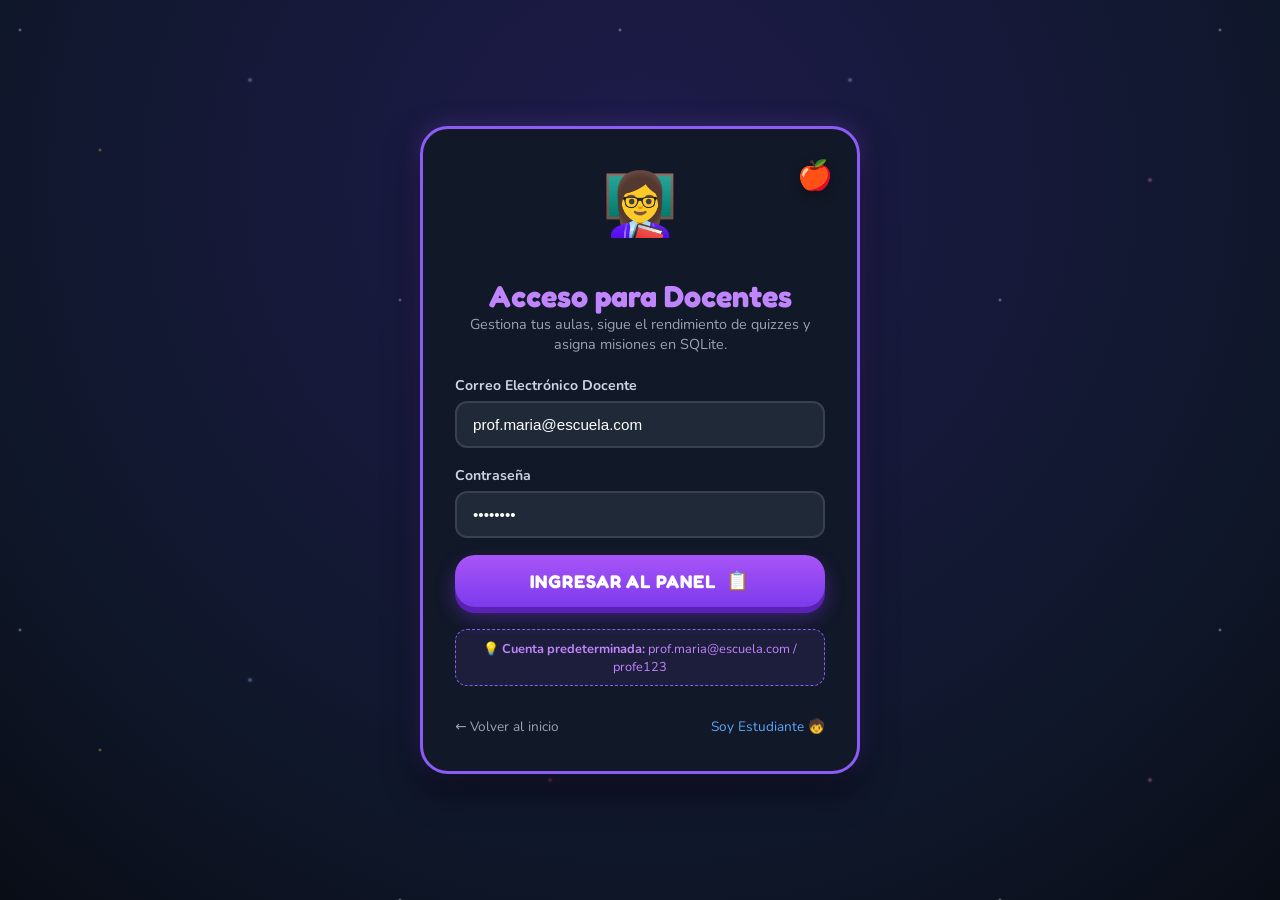
<file: pages/teacher/dashboard.html>
<!DOCTYPE html>
<html lang="es">
<head>
  <meta charset="UTF-8">
  <meta name="viewport" content="width=device-width, initial-scale=1.0">
  <title>LexiBlox — Panel de Control Docente</title>
  <link rel="stylesheet" href="../../assets/css/main.css">
  <link rel="stylesheet" href="../../assets/css/animations.css">
  <link rel="stylesheet" href="../../assets/css/components.css">
  <link rel="stylesheet" href="../../assets/css/teacher.css">
  <link rel="preconnect" href="https://fonts.googleapis.com">
  <link rel="preconnect" href="https://fonts.gstatic.com" crossorigin>
  <link href="https://fonts.googleapis.com/css2?family=Fredoka:wght@400;600;700;800&family=Nunito:wght@600;800;900&display=swap" rel="stylesheet">
</head>
<body class="teacher-layout">
  <!-- Sidebar -->
  <aside class="teacher-sidebar">
    <div class="teacher-brand">
      <div class="mini-cube" style="background: linear-gradient(135deg, #a855f7, #6b21a8); border: 2px solid #c084fc;">
        <div class="cube-studs"><span style="background: #c084fc;"></span><span style="background: #c084fc;"></span></div>
      </div>
      <h2>LexiBlox Docente</h2>
    </div>

    <nav class="teacher-nav">
      <a href="dashboard.html" class="teacher-nav-link active">
        <span>📊</span> Dashboard General
      </a>
      <a href="students.html" class="teacher-nav-link">
        <span>🧒</span> Lista de Alumnos
      </a>
      <a href="groups.html" class="teacher-nav-link">
        <span>🏫</span> Salones y Grupos
      </a>
      <a href="reports.html" class="teacher-nav-link">
        <span>📈</span> Reportes de Quizzes
      </a>
      <a href="missions.html" class="teacher-nav-link">
        <span>🎯</span> Asignar Misiones
      </a>
    </nav>

    <div style="margin-top: auto; display: flex; flex-direction: column; gap: 0.8rem;">
      <a href="../../index.html" class="btn-play ghost-btn" style="padding: 0.6rem; font-size: 0.85rem;">
        Ir a Portada 🌐
      </a>
      <button onclick="LexiAuth.logout()" class="btn-play danger-btn" style="padding: 0.6rem; font-size: 0.85rem;">
        Cerrar Sesión 🚪
      </button>
    </div>
  </aside>

  <!-- Main Content Area -->
  <main class="teacher-main">
    <!-- Topbar -->
    <header class="teacher-topbar">
      <div>
        <h1 style="font-family: var(--font-game); font-size: 2.2rem; color: #ffffff;">Panel de Control Educativo</h1>
        <p style="color: #9ca3af;">Bienvenida, <strong id="teacherGreeting" style="color: #c084fc;">Prof. María López</strong> · Aula: <strong>Segundo Grado A</strong></p>
      </div>
      <div style="display: flex; gap: 0.8rem;">
        <button onclick="exportSqliteData()" class="btn-play ghost-btn" style="font-size: 0.85rem; padding: 0.5rem 1rem;">
          💾 Descargar BD SQLite
        </button>
      </div>
    </header>

    <!-- KPIs Row -->
    <section class="teacher-kpis">
      <div class="kpi-card">
        <div class="kpi-icon">🧒</div>
        <div>
          <h3 id="kpiTotalStudents">4</h3>
          <p>Alumnos Registrados</p>
        </div>
      </div>
      <div class="kpi-card">
        <div class="kpi-icon">⭐</div>
        <div id="kpiAvgLevel">Nv. 2.5</div>
        <div>
          <h3>Nv. 2.5</h3>
          <p>Nivel Promedio</p>
        </div>
      </div>
      <div class="kpi-card">
        <div class="kpi-icon">🔥</div>
        <div>
          <h3 id="kpiAvgStreak">4.0</h3>
          <p>Días de Racha Media</p>
        </div>
      </div>
      <div class="kpi-card">
        <div class="kpi-icon">🪙</div>
        <div>
          <h3 id="kpiTotalCoins">900</h3>
          <p>LexiCoins Ganados</p>
        </div>
      </div>
    </section>

    <!-- Students Performance Table -->
    <section class="data-card">
      <div class="table-header-row">
        <div>
          <h2 style="font-family: var(--font-game); color: #f9fafb; font-size: 1.4rem;">Rendimiento del Aula (SQLite Live)</h2>
          <p style="color: #9ca3af; font-size: 0.85rem;">Monitoreo en tiempo real de XP, monedas y estados de alerta.</p>
        </div>
        <button onclick="loadDashboardData()" class="btn-play ghost-btn" style="padding: 0.4rem 0.8rem; font-size: 0.8rem;">
          🔄 Actualizar
        </button>
      </div>

      <table class="styled-table">
        <thead>
          <tr>
            <th>ALUMNO</th>
            <th>USUARIO</th>
            <th>NIVEL</th>
            <th>XP TOTAL</th>
            <th>LEXICOINS</th>
            <th>RACHA</th>
            <th>ESTADO</th>
          </tr>
        </thead>
        <tbody id="studentsTableBody">
          <!-- Populated from SQLite -->
        </tbody>
      </table>
    </section>

    <!-- Fast Mission Assign Box -->
    <section class="data-card" style="background: linear-gradient(135deg, #1f2937 0%, rgba(88, 28, 135, 0.2) 100%); border-color: #8b5cf6;">
      <h2 style="font-family: var(--font-game); color: #c084fc; font-size: 1.4rem; margin-bottom: 0.4rem;">🚀 Misión Destacada de la Semana</h2>
      <p style="color: #cbd5e1; font-size: 0.95rem; margin-bottom: 1.2rem;">Asigna de forma prioritaria los temas de inglés a trabajar en la sesión de hoy.</p>
      
      <div style="display: flex; gap: 1rem; align-items: center; flex-wrap: wrap;">
        <select id="missionSelect" class="form-control" style="max-width: 320px; background: #111827;">
          <option value="1">🌿 Zona 1: Primary Colors (Básico)</option>
          <option value="5">🔢 Zona 2: Counting 1 to 5 (Básico)</option>
          <option value="3">🦁 Zona 3: Animal Safari (Intermedio)</option>
        </select>
        <button onclick="assignMissionNotice()" class="btn-play teacher-btn">
          <span>PUBLICAR EN EL TABLÓN</span> 📢
        </button>
      </div>
      <div id="assignNotice" style="margin-top: 0.8rem; color: #34d399; font-weight: bold; display: none;">
        ¡Misión asignada con éxito a todo el grupo Segundo Grado A!
      </div>
    </section>
  </main>

  <script src="../../assets/js/core/db.js"></script>
  <script src="../../assets/js/core/state.js"></script>
  <script src="../../assets/js/core/auth.js"></script>
  <script src="../../assets/js/teacher/dashboard.js"></script>
  <script>
    document.addEventListener('DOMContentLoaded', async () => {
      await LexiDB.init();
      LexiAuth.requireAuth('teacher', 'login.html');
      loadDashboardData();
    });
  </script>
</body>
</html>
</file>
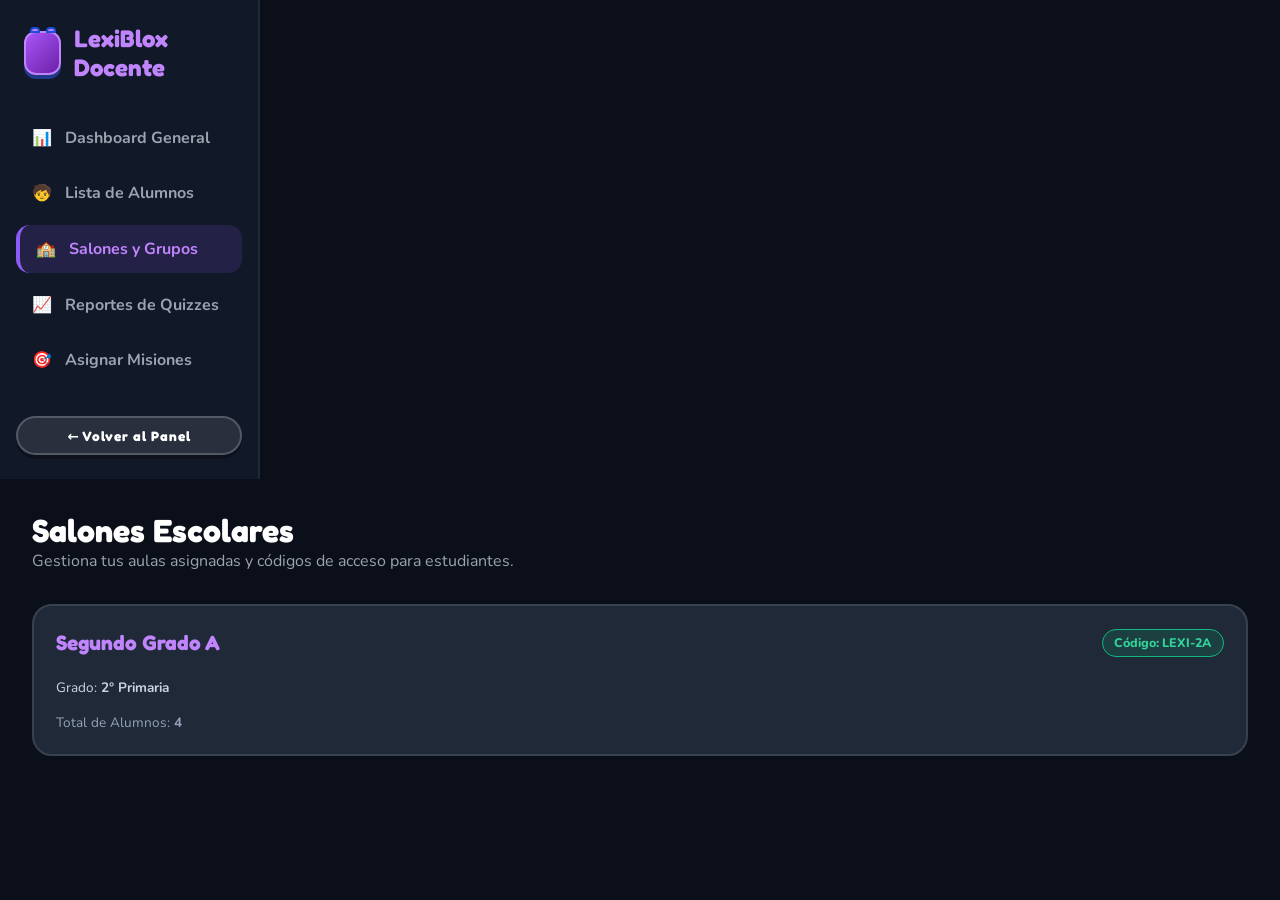
<file: pages/teacher/groups.html>
<!DOCTYPE html>
<html lang="es">
<head>
  <meta charset="UTF-8">
  <meta name="viewport" content="width=device-width, initial-scale=1.0">
  <title>LexiBlox — Salones y Grupos</title>
  <link rel="stylesheet" href="../../assets/css/main.css">
  <link rel="stylesheet" href="../../assets/css/components.css">
  <link rel="stylesheet" href="../../assets/css/teacher.css">
  <link rel="preconnect" href="https://fonts.googleapis.com">
  <link rel="preconnect" href="https://fonts.gstatic.com" crossorigin>
  <link href="https://fonts.googleapis.com/css2?family=Fredoka:wght@400;600;700;800&family=Nunito:wght@600;800;900&display=swap" rel="stylesheet">
</head>
<body class="teacher-layout">
  <aside class="teacher-sidebar">
    <div class="teacher-brand">
      <div class="mini-cube" style="background: linear-gradient(135deg, #a855f7, #6b21a8); border: 2px solid #c084fc;">
        <div class="cube-studs"><span style="background: #c084fc;"></span><span style="background: #c084fc;"></span></div>
      </div>
      <h2>LexiBlox Docente</h2>
    </div>

    <nav class="teacher-nav">
      <a href="dashboard.html" class="teacher-nav-link"><span>📊</span> Dashboard General</a>
      <a href="students.html" class="teacher-nav-link"><span>🧒</span> Lista de Alumnos</a>
      <a href="groups.html" class="teacher-nav-link active"><span>🏫</span> Salones y Grupos</a>
      <a href="reports.html" class="teacher-nav-link"><span>📈</span> Reportes de Quizzes</a>
      <a href="missions.html" class="teacher-nav-link"><span>🎯</span> Asignar Misiones</a>
    </nav>
    <div style="margin-top: auto;">
      <a href="dashboard.html" class="btn-play ghost-btn" style="padding: 0.6rem; font-size: 0.85rem; width: 100%;">← Volver al Panel</a>
    </div>
  </aside>

  <main class="teacher-main">
    <header class="teacher-topbar">
      <div>
        <h1 style="font-family: var(--font-game); font-size: 2rem; color: #fff;">Salones Escolares</h1>
        <p style="color: #9ca3af;">Gestiona tus aulas asignadas y códigos de acceso para estudiantes.</p>
      </div>
    </header>

    <section class="teacher-kpis" id="groupsContainer" style="grid-template-columns: repeat(auto-fit, minmax(280px, 1fr));">
      <!-- Populated from groups.js -->
    </section>
  </main>

  <script src="../../assets/js/core/db.js"></script>
  <script src="../../assets/js/core/state.js"></script>
  <script src="../../assets/js/teacher/groups.js"></script>
  <script>
    document.addEventListener('DOMContentLoaded', async () => {
      await LexiDB.init();
      TeacherGroups.init();
    });
  </script>
</body>
</html>
</file>
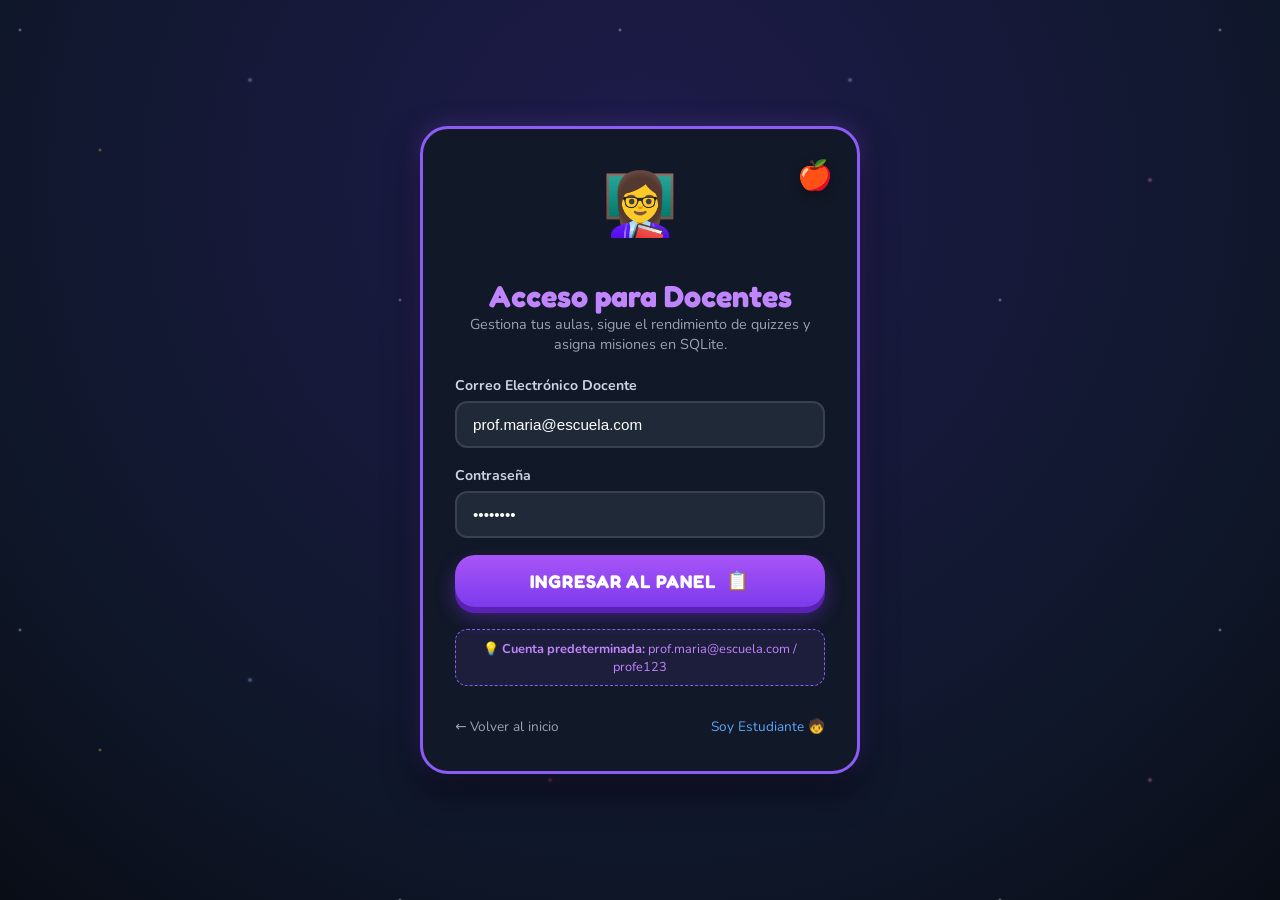
<file: pages/teacher/login.html>
<!DOCTYPE html>
<html lang="es">
<head>
  <meta charset="UTF-8">
  <meta name="viewport" content="width=device-width, initial-scale=1.0">
  <title>LexiBlox — Portal Docente</title>
  <link rel="stylesheet" href="../../assets/css/main.css">
  <link rel="stylesheet" href="../../assets/css/animations.css">
  <link rel="stylesheet" href="../../assets/css/components.css">
  <link rel="stylesheet" href="../../assets/css/teacher.css">
  <link rel="preconnect" href="https://fonts.googleapis.com">
  <link rel="preconnect" href="https://fonts.gstatic.com" crossorigin>
  <link href="https://fonts.googleapis.com/css2?family=Fredoka:wght@400;600;700;800&family=Nunito:wght@600;800;900&display=swap" rel="stylesheet">
  <style>
    .teacher-login-box {
      max-width: 440px;
      width: 100%;
      background: #111827;
      border: 3px solid #8b5cf6;
      border-radius: 28px;
      padding: 2.2rem 2rem;
      box-shadow: 0 16px 35px rgba(0,0,0,0.6), 0 0 25px rgba(139, 92, 246, 0.3);
      display: flex;
      flex-direction: column;
      gap: 1.4rem;
      text-align: center;
      margin: auto;
    }
    .form-group {
      text-align: left;
      display: flex;
      flex-direction: column;
      gap: 0.4rem;
    }
    .form-group label {
      font-size: 0.88rem;
      color: #cbd5e1;
      font-weight: 700;
    }
    .form-control {
      background: #1f2937;
      border: 2px solid #374151;
      border-radius: 12px;
      padding: 0.8rem 1rem;
      color: #ffffff;
      font-size: 0.95rem;
      outline: none;
    }
    .form-control:focus {
      border-color: #a855f7;
    }
  </style>
</head>
<body class="landing-body">
  <div class="stars-bg"></div>

  <div class="landing-container" style="min-height: 100vh; justify-content: center;">
    <div class="teacher-login-box bounce-in">
      <div class="teacher-mascot" style="margin-bottom: 0.5rem;">
        <div class="apple-badge">🍎</div>
        <div class="glasses-face">👩‍🏫</div>
      </div>

      <div>
        <h2 style="font-family: var(--font-game); font-size: 1.9rem; color: #c084fc;">Acceso para Docentes</h2>
        <p style="color: #9ca3af; font-size: 0.9rem;">Gestiona tus aulas, sigue el rendimiento de quizzes y asigna misiones en SQLite.</p>
      </div>

      <form id="teacherLoginForm" onsubmit="handleTeacherLogin(event)" style="display: flex; flex-direction: column; gap: 1.1rem;">
        <div class="form-group">
          <label>Correo Electrónico Docente</label>
          <input type="email" id="teacherEmail" class="form-control" value="prof.maria@escuela.com" required>
        </div>

        <div class="form-group">
          <label>Contraseña</label>
          <input type="password" id="teacherPassword" class="form-control" value="profe123" required>
        </div>

        <div id="loginError" style="color: #f43f5e; font-weight: bold; font-size: 0.85rem; display: none;"></div>

        <button type="submit" class="btn-play teacher-btn" style="width: 100%;">
          <span>INGRESAR AL PANEL</span> 📋
        </button>
      </form>

      <div style="background: rgba(139, 92, 246, 0.1); border: 1px dashed #8b5cf6; border-radius: 12px; padding: 0.6rem; font-size: 0.8rem; color: #c084fc;">
        💡 <strong>Cuenta predeterminada:</strong> prof.maria@escuela.com / profe123
      </div>

      <div style="display: flex; justify-content: space-between; font-size: 0.85rem; margin-top: 0.5rem;">
        <a href="../../index.html" style="color: #9ca3af; text-decoration: none;">← Volver al inicio</a>
        <a href="../student/login.html" style="color: #60a5fa; text-decoration: none;">Soy Estudiante 🧒</a>
      </div>
    </div>
  </div>

  <script src="../../assets/js/core/db.js"></script>
  <script src="../../assets/js/core/state.js"></script>
  <script src="../../assets/js/core/auth.js"></script>
  <script>
    document.addEventListener('DOMContentLoaded', async () => {
      await LexiDB.init();
    });

    function handleTeacherLogin(e) {
      e.preventDefault();
      const email = document.getElementById('teacherEmail').value;
      const pass = document.getElementById('teacherPassword').value;
      const res = LexiAuth.loginTeacher(email, pass);

      if (res.success) {
        window.location.href = 'dashboard.html';
      } else {
        const err = document.getElementById('loginError');
        err.textContent = res.message;
        err.style.display = 'block';
      }
    }
  </script>
</body>
</html>
</file>
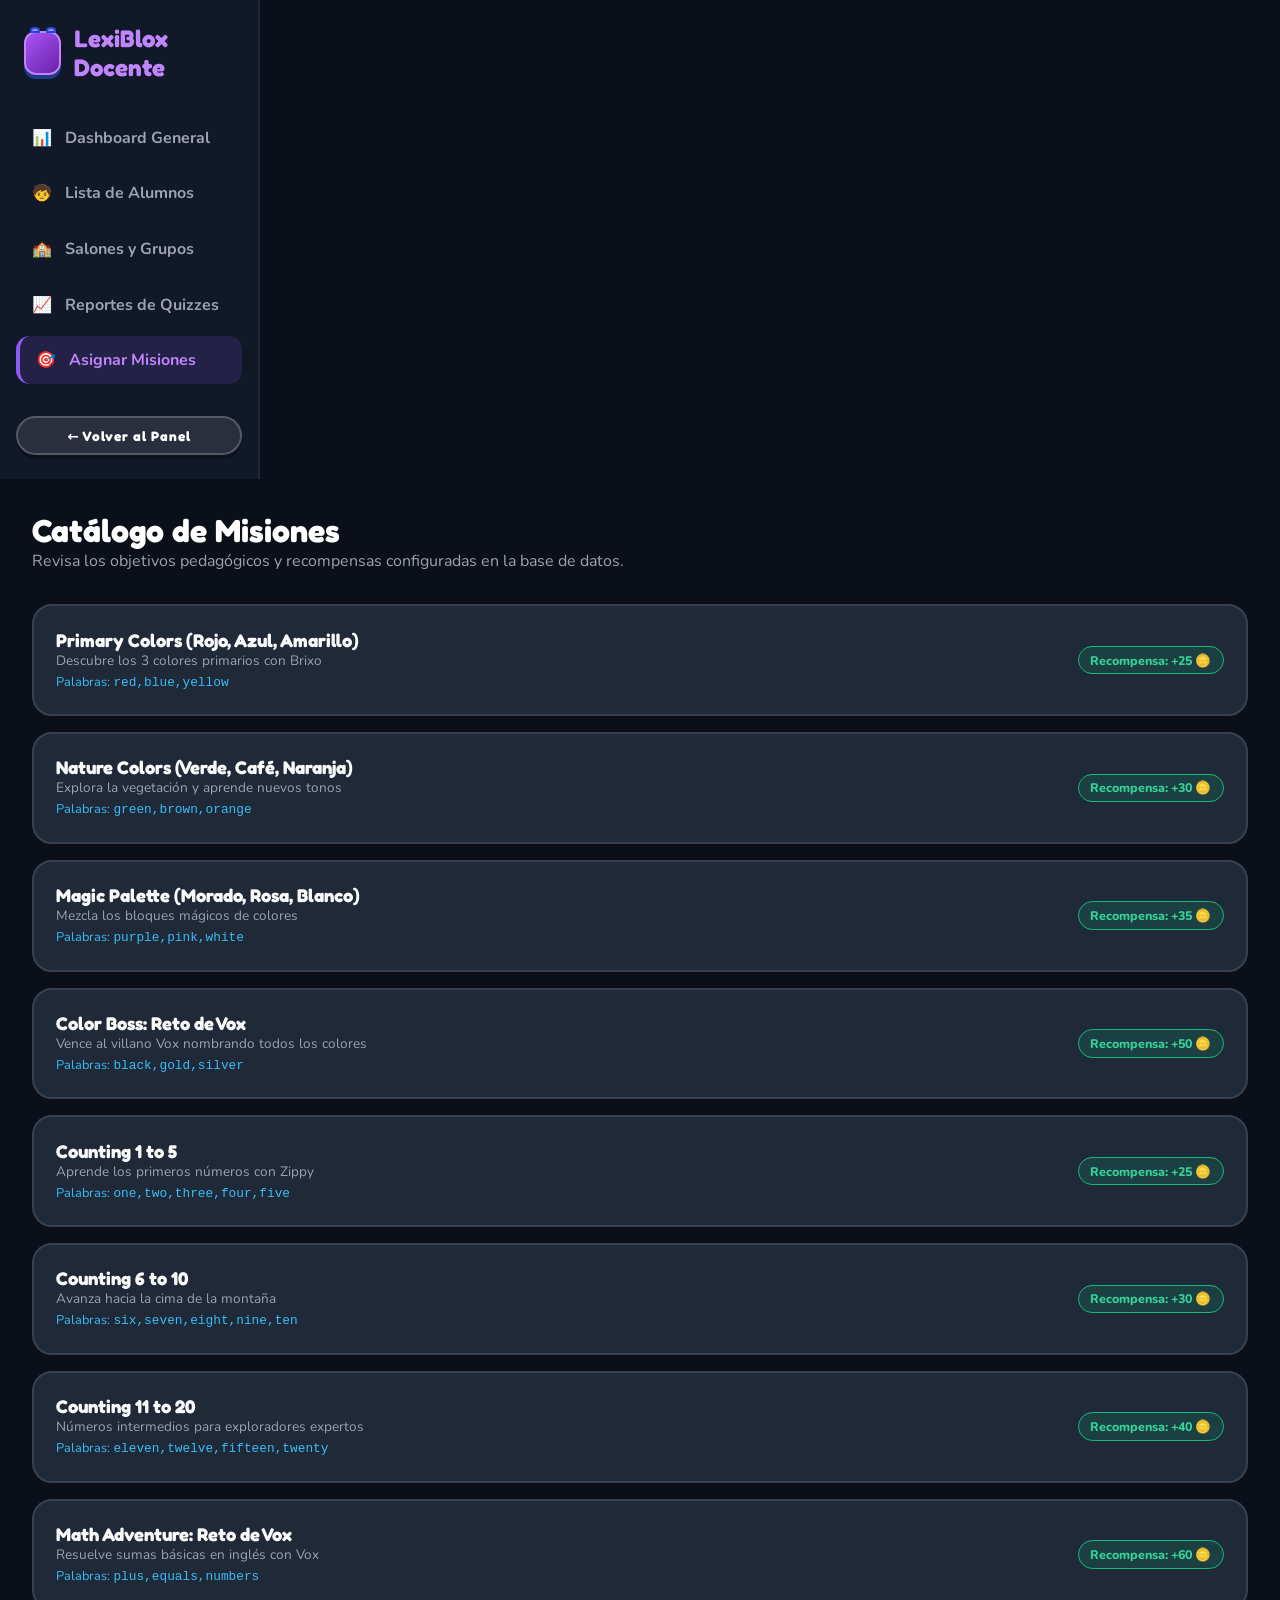
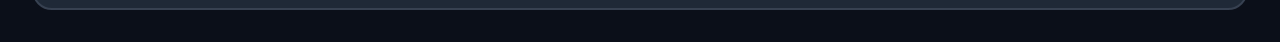
<file: pages/teacher/missions.html>
<!DOCTYPE html>
<html lang="es">
<head>
  <meta charset="UTF-8">
  <meta name="viewport" content="width=device-width, initial-scale=1.0">
  <title>LexiBlox — Asignación de Misiones</title>
  <link rel="stylesheet" href="../../assets/css/main.css">
  <link rel="stylesheet" href="../../assets/css/components.css">
  <link rel="stylesheet" href="../../assets/css/teacher.css">
  <link rel="preconnect" href="https://fonts.googleapis.com">
  <link rel="preconnect" href="https://fonts.gstatic.com" crossorigin>
  <link href="https://fonts.googleapis.com/css2?family=Fredoka:wght@400;600;700;800&family=Nunito:wght@600;800;900&display=swap" rel="stylesheet">
</head>
<body class="teacher-layout">
  <aside class="teacher-sidebar">
    <div class="teacher-brand">
      <div class="mini-cube" style="background: linear-gradient(135deg, #a855f7, #6b21a8); border: 2px solid #c084fc;">
        <div class="cube-studs"><span style="background: #c084fc;"></span><span style="background: #c084fc;"></span></div>
      </div>
      <h2>LexiBlox Docente</h2>
    </div>

    <nav class="teacher-nav">
      <a href="dashboard.html" class="teacher-nav-link"><span>📊</span> Dashboard General</a>
      <a href="students.html" class="teacher-nav-link"><span>🧒</span> Lista de Alumnos</a>
      <a href="groups.html" class="teacher-nav-link"><span>🏫</span> Salones y Grupos</a>
      <a href="reports.html" class="teacher-nav-link"><span>📈</span> Reportes de Quizzes</a>
      <a href="missions.html" class="teacher-nav-link active"><span>🎯</span> Asignar Misiones</a>
    </nav>
    <div style="margin-top: auto;">
      <a href="dashboard.html" class="btn-play ghost-btn" style="padding: 0.6rem; font-size: 0.85rem; width: 100%;">← Volver al Panel</a>
    </div>
  </aside>

  <main class="teacher-main">
    <header class="teacher-topbar">
      <div>
        <h1 style="font-family: var(--font-game); font-size: 2rem; color: #fff;">Catálogo de Misiones</h1>
        <p style="color: #9ca3af;">Revisa los objetivos pedagógicos y recompensas configuradas en la base de datos.</p>
      </div>
    </header>

    <section id="missionsListContainer" style="display: flex; flex-direction: column; gap: 1rem;">
      <!-- Populated from missions-admin.js -->
    </section>
  </main>

  <script src="../../assets/js/core/db.js"></script>
  <script src="../../assets/js/core/state.js"></script>
  <script src="../../assets/js/teacher/missions-admin.js"></script>
  <script>
    document.addEventListener('DOMContentLoaded', async () => {
      await LexiDB.init();
      TeacherMissionsAdmin.init();
    });
  </script>
</body>
</html>
</file>
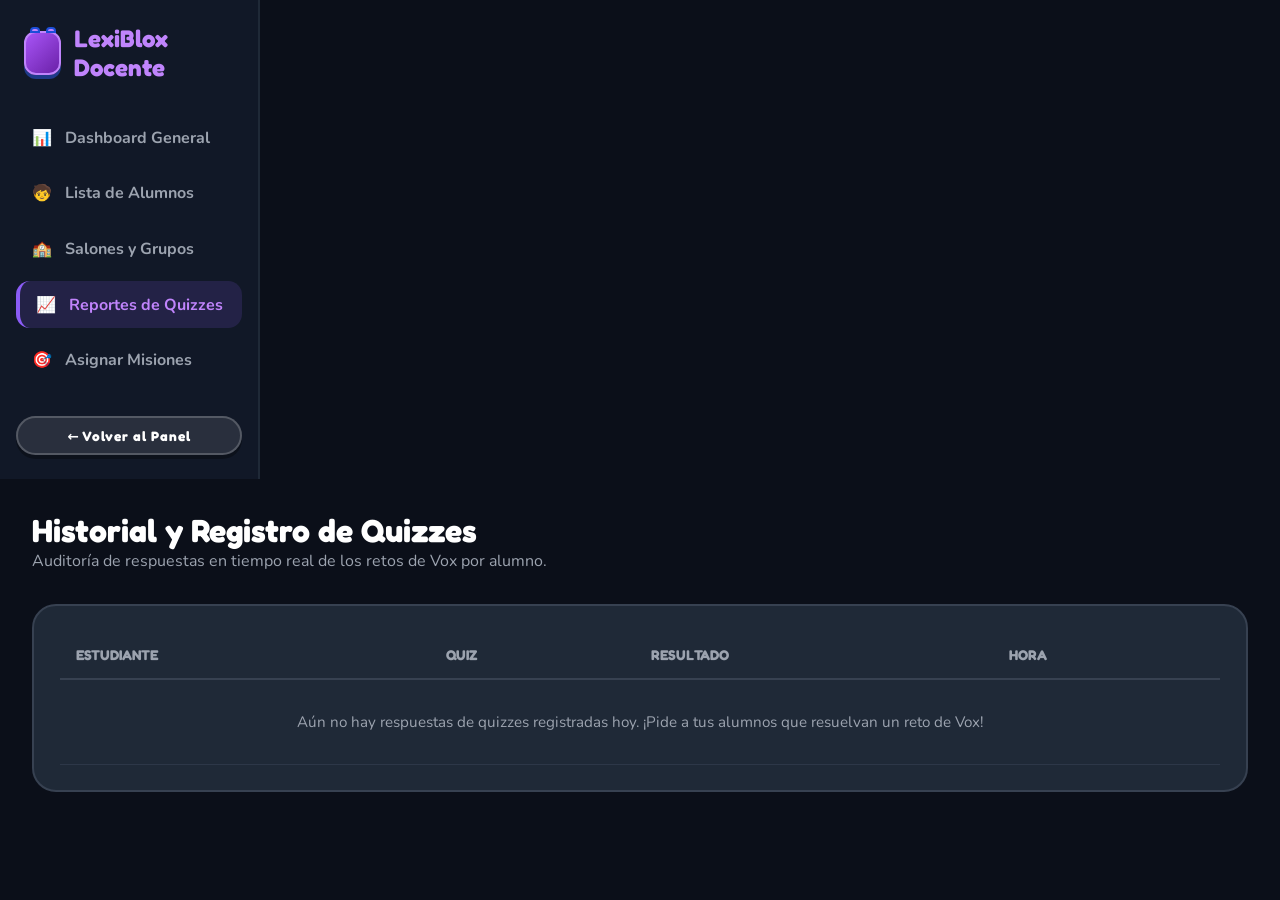
<file: pages/teacher/reports.html>
<!DOCTYPE html>
<html lang="es">
<head>
  <meta charset="UTF-8">
  <meta name="viewport" content="width=device-width, initial-scale=1.0">
  <title>LexiBlox — Reportes de Quizzes</title>
  <link rel="stylesheet" href="../../assets/css/main.css">
  <link rel="stylesheet" href="../../assets/css/components.css">
  <link rel="stylesheet" href="../../assets/css/teacher.css">
  <link rel="preconnect" href="https://fonts.googleapis.com">
  <link rel="preconnect" href="https://fonts.gstatic.com" crossorigin>
  <link href="https://fonts.googleapis.com/css2?family=Fredoka:wght@400;600;700;800&family=Nunito:wght@600;800;900&display=swap" rel="stylesheet">
</head>
<body class="teacher-layout">
  <aside class="teacher-sidebar">
    <div class="teacher-brand">
      <div class="mini-cube" style="background: linear-gradient(135deg, #a855f7, #6b21a8); border: 2px solid #c084fc;">
        <div class="cube-studs"><span style="background: #c084fc;"></span><span style="background: #c084fc;"></span></div>
      </div>
      <h2>LexiBlox Docente</h2>
    </div>

    <nav class="teacher-nav">
      <a href="dashboard.html" class="teacher-nav-link"><span>📊</span> Dashboard General</a>
      <a href="students.html" class="teacher-nav-link"><span>🧒</span> Lista de Alumnos</a>
      <a href="groups.html" class="teacher-nav-link"><span>🏫</span> Salones y Grupos</a>
      <a href="reports.html" class="teacher-nav-link active"><span>📈</span> Reportes de Quizzes</a>
      <a href="missions.html" class="teacher-nav-link"><span>🎯</span> Asignar Misiones</a>
    </nav>
    <div style="margin-top: auto;">
      <a href="dashboard.html" class="btn-play ghost-btn" style="padding: 0.6rem; font-size: 0.85rem; width: 100%;">← Volver al Panel</a>
    </div>
  </aside>

  <main class="teacher-main">
    <header class="teacher-topbar">
      <div>
        <h1 style="font-family: var(--font-game); font-size: 2rem; color: #fff;">Historial y Registro de Quizzes</h1>
        <p style="color: #9ca3af;">Auditoría de respuestas en tiempo real de los retos de Vox por alumno.</p>
      </div>
    </header>

    <section class="data-card">
      <table class="styled-table">
        <thead>
          <tr>
            <th>ESTUDIANTE</th>
            <th>QUIZ</th>
            <th>RESULTADO</th>
            <th>HORA</th>
          </tr>
        </thead>
        <tbody id="reportsTableBody">
          <!-- Populated from reports.js -->
        </tbody>
      </table>
    </section>
  </main>

  <script src="../../assets/js/core/db.js"></script>
  <script src="../../assets/js/core/state.js"></script>
  <script src="../../assets/js/teacher/reports.js"></script>
  <script>
    document.addEventListener('DOMContentLoaded', async () => {
      await LexiDB.init();
      TeacherReports.init();
    });
  </script>
</body>
</html>
</file>
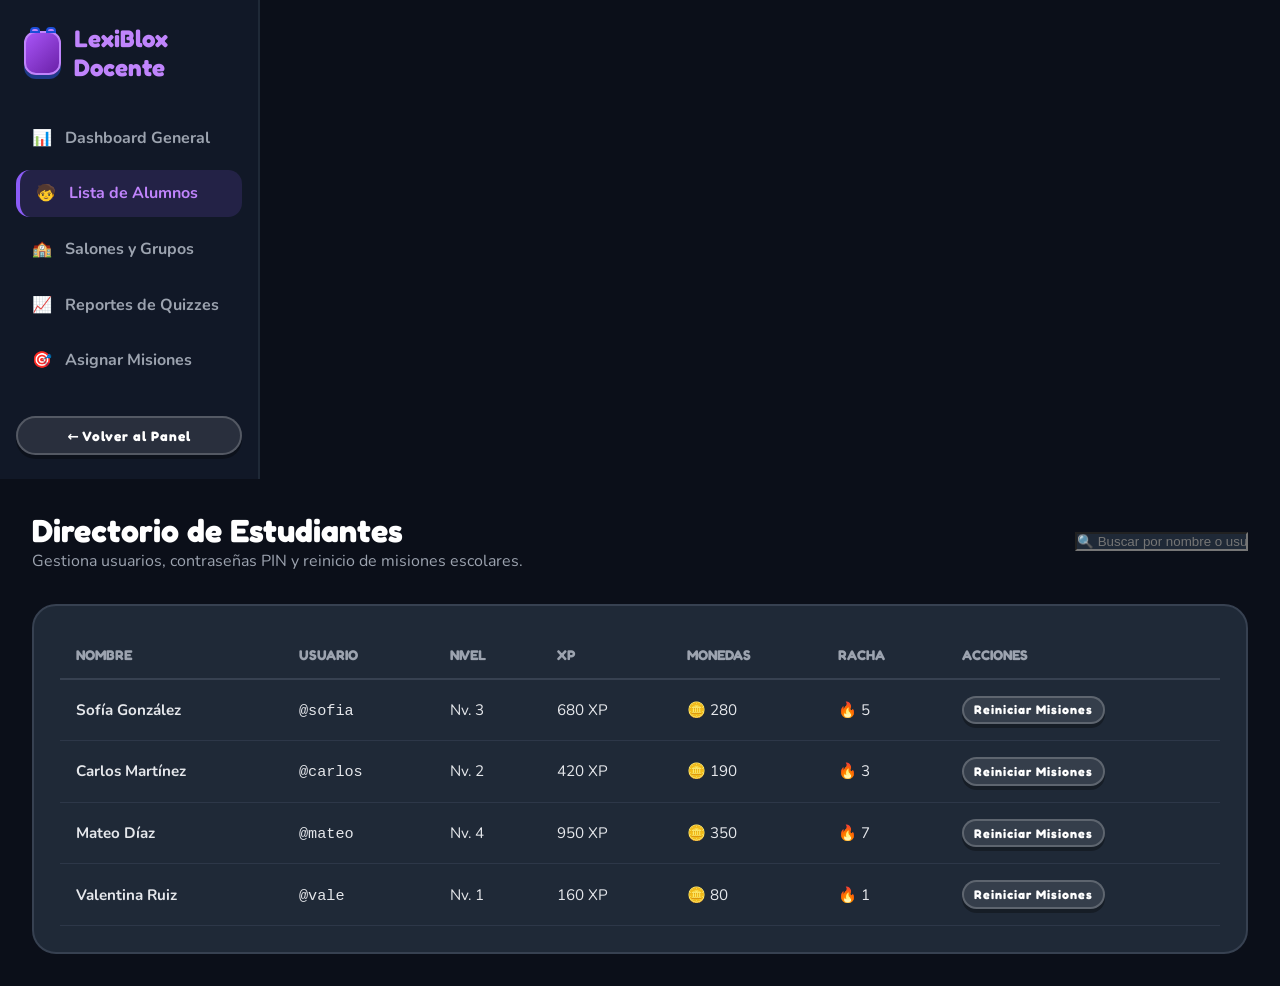
<file: pages/teacher/students.html>
<!DOCTYPE html>
<html lang="es">
<head>
  <meta charset="UTF-8">
  <meta name="viewport" content="width=device-width, initial-scale=1.0">
  <title>LexiBlox — Lista de Alumnos</title>
  <link rel="stylesheet" href="../../assets/css/main.css">
  <link rel="stylesheet" href="../../assets/css/components.css">
  <link rel="stylesheet" href="../../assets/css/teacher.css">
  <link rel="preconnect" href="https://fonts.googleapis.com">
  <link rel="preconnect" href="https://fonts.gstatic.com" crossorigin>
  <link href="https://fonts.googleapis.com/css2?family=Fredoka:wght@400;600;700;800&family=Nunito:wght@600;800;900&display=swap" rel="stylesheet">
</head>
<body class="teacher-layout">
  <aside class="teacher-sidebar">
    <div class="teacher-brand">
      <div class="mini-cube" style="background: linear-gradient(135deg, #a855f7, #6b21a8); border: 2px solid #c084fc;">
        <div class="cube-studs"><span style="background: #c084fc;"></span><span style="background: #c084fc;"></span></div>
      </div>
      <h2>LexiBlox Docente</h2>
    </div>

    <nav class="teacher-nav">
      <a href="dashboard.html" class="teacher-nav-link"><span>📊</span> Dashboard General</a>
      <a href="students.html" class="teacher-nav-link active"><span>🧒</span> Lista de Alumnos</a>
      <a href="groups.html" class="teacher-nav-link"><span>🏫</span> Salones y Grupos</a>
      <a href="reports.html" class="teacher-nav-link"><span>📈</span> Reportes de Quizzes</a>
      <a href="missions.html" class="teacher-nav-link"><span>🎯</span> Asignar Misiones</a>
    </nav>
    <div style="margin-top: auto;">
      <a href="dashboard.html" class="btn-play ghost-btn" style="padding: 0.6rem; font-size: 0.85rem; width: 100%;">← Volver al Panel</a>
    </div>
  </aside>

  <main class="teacher-main">
    <header class="teacher-topbar">
      <div>
        <h1 style="font-family: var(--font-game); font-size: 2rem; color: #fff;">Directorio de Estudiantes</h1>
        <p style="color: #9ca3af;">Gestiona usuarios, contraseñas PIN y reinicio de misiones escolares.</p>
      </div>
      <input type="text" id="filterInput" oninput="TeacherStudents.renderStudents(this.value)" placeholder="🔍 Buscar por nombre o usuario..." class="form-control" style="max-width: 300px; background: #1f2937;">
    </header>

    <section class="data-card">
      <table class="styled-table">
        <thead>
          <tr>
            <th>NOMBRE</th>
            <th>USUARIO</th>
            <th>NIVEL</th>
            <th>XP</th>
            <th>MONEDAS</th>
            <th>RACHA</th>
            <th>ACCIONES</th>
          </tr>
        </thead>
        <tbody id="studentsListTable">
          <!-- Populated from students.js -->
        </tbody>
      </table>
    </section>
  </main>

  <script src="../../assets/js/core/db.js"></script>
  <script src="../../assets/js/core/state.js"></script>
  <script src="../../assets/js/teacher/students.js"></script>
  <script>
    document.addEventListener('DOMContentLoaded', async () => {
      await LexiDB.init();
      TeacherStudents.init();
    });
  </script>
</body>
</html>
</file>
<file: assets/css/main.css>
/* ==========================================================================
   LexiBlox — Main Styles (Variables, Reset, Layout)
   ========================================================================== */

:root {
  /* Color Palette - Vibrant, Friendly & Game-Like */
  --bg-dark: #0f172a;
  --bg-card: #1e293b;
  --bg-card-hover: #334155;
  --border-color: #334155;

  /* Character Colors */
  --brixo-blue: #3b82f6;
  --brixo-blue-dark: #1d4ed8;
  --brixo-blue-light: #93c5fd;

  --lexo-red: #ef4444;
  --lexo-red-dark: #b91c1c;

  --zippy-yellow: #f59e0b;
  --zippy-yellow-light: #fde047;

  --vox-purple: #8b5cf6;
  --vox-purple-dark: #5b21b6;

  --stella-gold: #fbbf24;
  --stella-gold-light: #fef08a;

  /* UI Tokens */
  --success-green: #10b981;
  --success-green-dark: #047857;
  --danger-red: #f43f5e;
  --text-white: #ffffff;
  --text-muted: #94a3b8;
  --text-dark: #0f172a;

  /* Shadows */
  --shadow-toy: 0 8px 0 rgba(0, 0, 0, 0.35);
  --shadow-toy-sm: 0 4px 0 rgba(0, 0, 0, 0.25);
  --shadow-glow-gold: 0 0 25px rgba(251, 191, 36, 0.45);
  --shadow-glow-blue: 0 0 25px rgba(59, 130, 246, 0.45);

  /* Fonts */
  --font-game: 'Fredoka', cursive, system-ui, sans-serif;
  --font-body: 'Nunito', system-ui, -apple-system, sans-serif;
}

* {
  box-sizing: border-box;
  margin: 0;
  padding: 0;
  user-select: none;
}

body {
  font-family: var(--font-body);
  background: radial-gradient(circle at 50% 20%, #1e1b4b 0%, #0f172a 70%, #090d16 100%);
  color: var(--text-white);
  min-height: 100vh;
  display: flex;
  flex-direction: column;
  overflow-x: hidden;
}

/* Background animated stars */
.stars-bg {
  position: fixed;
  top: 0;
  left: 0;
  width: 100vw;
  height: 100vh;
  background-image: 
    radial-gradient(2px 2px at 20px 30px, #ffffff, rgba(0,0,0,0)),
    radial-gradient(2px 2px at 100px 150px, #fde047, rgba(0,0,0,0)),
    radial-gradient(3px 3px at 250px 80px, #93c5fd, rgba(0,0,0,0)),
    radial-gradient(2px 2px at 400px 300px, #ffffff, rgba(0,0,0,0)),
    radial-gradient(3px 3px at 550px 180px, #f472b6, rgba(0,0,0,0)),
    radial-gradient(2px 2px at 700px 420px, #fef08a, rgba(0,0,0,0)),
    radial-gradient(3px 3px at 900px 120px, #6ee7b7, rgba(0,0,0,0)),
    radial-gradient(2px 2px at 1100px 250px, #ffffff, rgba(0,0,0,0));
  background-repeat: repeat;
  background-size: 600px 600px;
  opacity: 0.5;
  pointer-events: none;
  z-index: 0;
}

/* Main Landing Container */
.landing-container {
  position: relative;
  z-index: 1;
  max-width: 1100px;
  margin: 0 auto;
  padding: 2.5rem 1.5rem;
  display: flex;
  flex-direction: column;
  align-items: center;
  gap: 2.2rem;
}

/* Hero Header */
.hero-header {
  text-align: center;
  display: flex;
  flex-direction: column;
  align-items: center;
  gap: 0.5rem;
}

.logo-badge {
  position: relative;
  display: inline-flex;
  margin-bottom: 0.5rem;
}

.star-icon {
  position: absolute;
  top: -12px;
  right: -14px;
  font-size: 2rem;
}

.game-title {
  font-family: var(--font-game);
  font-size: 3.8rem;
  font-weight: 800;
  letter-spacing: 2px;
  background: linear-gradient(135deg, #fef08a 0%, #fbbf24 40%, #f59e0b 70%, #f97316 100%);
  -webkit-background-clip: text;
  -webkit-text-fill-color: transparent;
  text-shadow: 0 4px 20px rgba(245, 158, 11, 0.4);
  line-height: 1.1;
}

.game-tagline {
  font-family: var(--font-game);
  color: #c4b5fd;
  font-size: 1.25rem;
  font-weight: 700;
  letter-spacing: 1.5px;
  text-transform: uppercase;
}

.game-desc {
  max-width: 620px;
  color: #cbd5e1;
  font-size: 1.05rem;
  line-height: 1.5;
  margin-top: 0.25rem;
}

/* Characters showcase row */
.characters-row {
  display: flex;
  flex-wrap: wrap;
  justify-content: center;
  gap: 1rem;
  width: 100%;
}

.char-pill {
  display: flex;
  align-items: center;
  gap: 0.6rem;
  background: rgba(30, 41, 59, 0.85);
  border: 2px solid #334155;
  padding: 0.5rem 1rem;
  border-radius: 9999px;
  box-shadow: var(--shadow-toy-sm);
  transition: transform 0.2s ease, border-color 0.2s ease;
}

.char-pill:hover {
  transform: translateY(-4px);
  border-color: #64748b;
}

.char-avatar {
  width: 38px;
  height: 38px;
  border-radius: 10px;
  display: flex;
  align-items: center;
  justify-content: center;
  font-size: 1.2rem;
  box-shadow: inset 0 2px 4px rgba(255,255,255,0.3), 0 3px 0 rgba(0,0,0,0.3);
}

.brixo-bg { background: linear-gradient(135deg, var(--brixo-blue-light), var(--brixo-blue-dark)); }
.lexo-bg { background: linear-gradient(135deg, #f87171, var(--lexo-red-dark)); }
.zippy-bg { background: linear-gradient(135deg, var(--zippy-yellow-light), var(--zippy-yellow)); }
.vox-bg { background: linear-gradient(135deg, #c084fc, var(--vox-purple-dark)); }
.stella-bg { background: linear-gradient(135deg, var(--stella-gold-light), #d97706); }

.char-info {
  display: flex;
  flex-direction: column;
  line-height: 1.2;
}

.char-info strong {
  font-family: var(--font-game);
  font-size: 0.95rem;
  color: #f8fafc;
}

.char-info small {
  font-size: 0.75rem;
  color: #94a3b8;
}

/* Portals Grid */
.portals-grid {
  display: grid;
  grid-template-columns: repeat(auto-fit, minmax(320px, 1fr));
  gap: 2rem;
  width: 100%;
}

.portal-card {
  background: rgba(30, 41, 59, 0.9);
  border-radius: 28px;
  padding: 2.2rem 2rem;
  border: 4px solid #3b82f6;
  position: relative;
  display: flex;
  flex-direction: column;
  align-items: center;
  text-align: center;
  box-shadow: var(--shadow-toy);
  transition: transform 0.25s ease, box-shadow 0.25s ease;
  backdrop-filter: blur(10px);
}

.portal-card:hover {
  transform: translateY(-8px);
}

.student-card {
  border-color: #3b82f6;
  background: linear-gradient(180deg, rgba(30, 58, 138, 0.4) 0%, rgba(15, 23, 42, 0.95) 100%);
}

.student-card:hover {
  box-shadow: 0 16px 0 rgba(0,0,0,0.4), var(--shadow-glow-blue);
}

.teacher-card {
  border-color: #8b5cf6;
  background: linear-gradient(180deg, rgba(88, 28, 135, 0.3) 0%, rgba(15, 23, 42, 0.95) 100%);
}

.teacher-card:hover {
  box-shadow: 0 16px 0 rgba(0,0,0,0.4), 0 0 25px rgba(139, 92, 246, 0.45);
}

.card-badge {
  position: absolute;
  top: -16px;
  background: linear-gradient(135deg, #f59e0b, #ea580c);
  color: #ffffff;
  font-family: var(--font-game);
  font-weight: 800;
  font-size: 0.85rem;
  padding: 0.4rem 1.2rem;
  border-radius: 9999px;
  letter-spacing: 1px;
  box-shadow: var(--shadow-toy-sm);
}

.teacher-badge {
  background: linear-gradient(135deg, #8b5cf6, #6d28d9);
}

.portal-icon-wrap {
  margin: 1.2rem 0 1rem 0;
  display: flex;
  align-items: center;
  justify-content: center;
}

.portal-card h2 {
  font-family: var(--font-game);
  font-size: 1.9rem;
  font-weight: 800;
  margin-bottom: 0.6rem;
}

.student-card h2 { color: #60a5fa; }
.teacher-card h2 { color: #c084fc; }

.portal-card p {
  color: #cbd5e1;
  font-size: 0.95rem;
  line-height: 1.5;
  margin-bottom: 1.5rem;
}

.features-list {
  display: flex;
  flex-wrap: wrap;
  justify-content: center;
  gap: 0.5rem;
  margin-bottom: 1.8rem;
  width: 100%;
}

.features-list span {
  background: rgba(15, 23, 42, 0.7);
  border: 1px solid #475569;
  border-radius: 12px;
  padding: 0.35rem 0.8rem;
  font-size: 0.82rem;
  font-weight: 700;
  color: #e2e8f0;
}

/* Demo box banner */
.demo-accounts-card {
  width: 100%;
  background: rgba(15, 23, 42, 0.8);
  border: 2px dashed #475569;
  border-radius: 20px;
  padding: 1.2rem 1.6rem;
  display: flex;
  flex-direction: column;
  gap: 0.8rem;
}

.demo-header {
  display: flex;
  align-items: center;
  gap: 0.8rem;
}

.demo-header h3 {
  font-family: var(--font-game);
  font-size: 1.1rem;
  color: #fbbf24;
}

.demo-header p {
  font-size: 0.85rem;
  color: #94a3b8;
}

.demo-tags {
  display: flex;
  flex-wrap: wrap;
  gap: 0.8rem;
}

.demo-tag {
  background: #1e293b;
  border: 1px solid #334155;
  padding: 0.4rem 0.8rem;
  border-radius: 10px;
  font-size: 0.88rem;
  color: #cbd5e1;
}

.demo-tag code {
  background: #0f172a;
  color: #38bdf8;
  padding: 0.15rem 0.45rem;
  border-radius: 6px;
  font-family: monospace;
  font-weight: bold;
}

/* Footer */
.main-footer {
  text-align: center;
  color: #64748b;
  font-size: 0.85rem;
  line-height: 1.6;
  margin-top: 1rem;
}

.tech-stack-label {
  color: #475569;
  font-size: 0.8rem;
}

/* Responsive adjustments */
@media (max-width: 768px) {
  .game-title { font-size: 2.8rem; }
  .portals-grid { grid-template-columns: 1fr; }
  .characters-row { gap: 0.5rem; }
  .char-pill { padding: 0.4rem 0.8rem; }
}
</file>
<file: assets/css/animations.css>
/* ==========================================================================
   LexiBlox — Animations (Keyframes and Motion Classes)
   ========================================================================== */

@keyframes float {
  0%, 100% {
    transform: translateY(0px) rotate(0deg);
  }
  50% {
    transform: translateY(-12px) rotate(2deg);
  }
}

@keyframes float-reverse {
  0%, 100% {
    transform: translateY(0px) rotate(0deg);
  }
  50% {
    transform: translateY(10px) rotate(-2deg);
  }
}

@keyframes bounce-in {
  0% {
    transform: scale(0.3);
    opacity: 0;
  }
  50% {
    transform: scale(1.1);
  }
  70% {
    transform: scale(0.95);
  }
  100% {
    transform: scale(1);
    opacity: 1;
  }
}

@keyframes pulse-glow {
  0%, 100% {
    box-shadow: 0 0 10px rgba(59, 130, 246, 0.4);
  }
  50% {
    box-shadow: 0 0 25px rgba(59, 130, 246, 0.8), 0 0 40px rgba(139, 92, 246, 0.4);
  }
}

@keyframes gold-glow {
  0%, 100% {
    box-shadow: 0 0 10px rgba(251, 191, 36, 0.4);
  }
  50% {
    box-shadow: 0 0 25px rgba(251, 191, 36, 0.9), 0 0 40px rgba(245, 158, 11, 0.5);
  }
}

@keyframes star-spin {
  0% {
    transform: rotate(0deg) scale(1);
  }
  50% {
    transform: rotate(180deg) scale(1.15);
  }
  100% {
    transform: rotate(360deg) scale(1);
  }
}

@keyframes wiggle {
  0%, 100% {
    transform: rotate(-6deg);
  }
  50% {
    transform: rotate(6deg);
  }
}

@keyframes coin-pop {
  0% {
    transform: scale(0.4) translateY(0);
    opacity: 1;
  }
  60% {
    transform: scale(1.3) translateY(-30px);
    opacity: 1;
  }
  100% {
    transform: scale(1) translateY(-50px);
    opacity: 0;
  }
}

@keyframes shake-wrong {
  0%, 100% { transform: translateX(0); }
  20%, 60% { transform: translateX(-8px); }
  40%, 80% { transform: translateX(8px); }
}

@keyframes pop-correct {
  0% { transform: scale(1); }
  50% { transform: scale(1.12); }
  100% { transform: scale(1); }
}

@keyframes level-up-banner {
  0% {
    transform: scale(0.2) rotate(-10deg);
    opacity: 0;
  }
  60% {
    transform: scale(1.1) rotate(2deg);
    opacity: 1;
  }
  100% {
    transform: scale(1) rotate(0deg);
    opacity: 1;
  }
}

/* Utility Helper Classes */
.float-anim {
  animation: float 3s ease-in-out infinite;
}

.float-reverse {
  animation: float-reverse 3.2s ease-in-out infinite;
}

.bounce-in {
  animation: bounce-in 0.6s cubic-bezier(0.175, 0.885, 0.32, 1.275) forwards;
}

.pulse-glow {
  animation: pulse-glow 2.5s infinite ease-in-out;
}

.gold-glow {
  animation: gold-glow 2s infinite ease-in-out;
}

.star-spin {
  display: inline-block;
  animation: star-spin 5s linear infinite;
}

.wiggle {
  animation: wiggle 1s ease-in-out infinite;
}

.shake-wrong {
  animation: shake-wrong 0.4s ease;
}

.pop-correct {
  animation: pop-correct 0.4s cubic-bezier(0.175, 0.885, 0.32, 1.275);
}
</file>
<file: assets/css/components.css>
/* ==========================================================================
   LexiBlox — Components (Reusable Elements: 3D Cubes, Buttons, Modals, Badges)
   ========================================================================== */

/* Toy 3D Buttons */
.btn-play {
  display: inline-flex;
  align-items: center;
  justify-content: center;
  gap: 0.6rem;
  font-family: var(--font-game);
  font-size: 1.15rem;
  font-weight: 800;
  letter-spacing: 1px;
  padding: 0.9rem 2rem;
  border-radius: 20px;
  text-decoration: none;
  cursor: pointer;
  border: none;
  outline: none;
  transition: transform 0.1s ease, filter 0.15s ease;
  position: relative;
}

.btn-play:active {
  transform: translateY(4px) !important;
}

.primary-btn {
  background: linear-gradient(180deg, #38bdf8 0%, #2563eb 100%);
  color: #ffffff;
  box-shadow: 0 6px 0 #1e40af, 0 10px 20px rgba(37, 99, 235, 0.4);
}

.primary-btn:hover {
  filter: brightness(1.1);
  box-shadow: 0 8px 0 #1e40af, 0 14px 25px rgba(37, 99, 235, 0.5);
}

.primary-btn:active {
  box-shadow: 0 2px 0 #1e40af, 0 6px 12px rgba(37, 99, 235, 0.3);
}

.teacher-btn {
  background: linear-gradient(180deg, #a855f7 0%, #7c3aed 100%);
  color: #ffffff;
  box-shadow: 0 6px 0 #5b21b6, 0 10px 20px rgba(124, 58, 237, 0.4);
}

.teacher-btn:hover {
  filter: brightness(1.1);
  box-shadow: 0 8px 0 #5b21b6, 0 14px 25px rgba(124, 58, 237, 0.5);
}

.gold-btn {
  background: linear-gradient(180deg, #fde047 0%, #f59e0b 100%);
  color: #78350f;
  box-shadow: 0 6px 0 #b45309, 0 10px 20px rgba(245, 158, 11, 0.4);
}

.gold-btn:hover {
  filter: brightness(1.08);
}

.danger-btn {
  background: linear-gradient(180deg, #fb7185 0%, #e11d48 100%);
  color: #ffffff;
  box-shadow: 0 6px 0 #9f1239;
}

.ghost-btn {
  background: rgba(255, 255, 255, 0.1);
  color: #ffffff;
  border: 2px solid rgba(255, 255, 255, 0.2);
  box-shadow: 0 4px 0 rgba(0, 0, 0, 0.3);
}

.ghost-btn:hover {
  background: rgba(255, 255, 255, 0.2);
}

/* 3D Toy Cube Avatars (Pure CSS Blocks) */
.character-cube-lg {
  width: 90px;
  height: 90px;
  position: relative;
}

.brixo-3d {
  background: linear-gradient(135deg, #60a5fa 0%, #2563eb 100%);
  border-radius: 22px;
  border: 4px solid #1d4ed8;
  box-shadow: 0 10px 0 #1e3a8a, inset 0 4px 8px rgba(255, 255, 255, 0.35);
  position: relative;
}

/* Lego/Toy Top Studs */
.studs {
  position: absolute;
  top: -10px;
  left: 50%;
  transform: translateX(-50%);
  display: flex;
  gap: 12px;
}

.studs i {
  display: block;
  width: 22px;
  height: 10px;
  background: #93c5fd;
  border: 3px solid #1d4ed8;
  border-bottom: none;
  border-radius: 6px 6px 0 0;
  box-shadow: inset 0 2px 2px rgba(255, 255, 255, 0.6);
}

/* Cute Expressive Face */
.face {
  position: absolute;
  inset: 0;
  display: flex;
  flex-direction: column;
  align-items: center;
  justify-content: center;
}

.face .eye {
  position: absolute;
  top: 26px;
  width: 14px;
  height: 18px;
  background: #0f172a;
  border-radius: 50%;
}

.face .eye::after {
  content: '';
  position: absolute;
  top: 3px;
  left: 3px;
  width: 6px;
  height: 6px;
  background: #ffffff;
  border-radius: 50%;
}

.face .eye:nth-child(1) { left: 20px; }
.face .eye:nth-child(2) { right: 20px; }

.face .smile {
  position: absolute;
  bottom: 22px;
  width: 26px;
  height: 12px;
  border-bottom: 4px solid #0f172a;
  border-radius: 0 0 20px 20px;
}

.face .blush {
  position: absolute;
  bottom: 24px;
  width: 12px;
  height: 8px;
  background: #f472b6;
  opacity: 0.7;
  border-radius: 50%;
}

.face .blush.l { left: 12px; }
.face .blush.r { right: 12px; }

/* Mini Cube for header */
.mini-cube {
  width: 44px;
  height: 44px;
  border-radius: 12px;
  position: relative;
  border: 3px solid #1d4ed8;
  box-shadow: 0 4px 0 #1e3a8a;
}

.brixo-mini {
  background: linear-gradient(135deg, #60a5fa, #2563eb);
}

.cube-studs {
  position: absolute;
  top: -6px;
  left: 50%;
  transform: translateX(-50%);
  display: flex;
  gap: 6px;
}

.cube-studs span {
  width: 10px;
  height: 6px;
  background: #93c5fd;
  border: 2px solid #1d4ed8;
  border-radius: 4px 4px 0 0;
}

.cube-face .eye {
  position: absolute;
  top: 13px;
  width: 6px;
  height: 8px;
  background: #0f172a;
  border-radius: 50%;
}

.cube-face .eye:nth-child(1) { left: 10px; }
.cube-face .eye:nth-child(2) { right: 10px; }

.cube-face .mouth {
  position: absolute;
  bottom: 9px;
  left: 50%;
  transform: translateX(-50%);
  width: 12px;
  height: 6px;
  border-bottom: 2.5px solid #0f172a;
  border-radius: 0 0 10px 10px;
}

/* Teacher Mascot */
.teacher-mascot {
  position: relative;
  font-size: 3.8rem;
  display: flex;
  align-items: center;
  justify-content: center;
}

.apple-badge {
  position: absolute;
  top: -8px;
  right: -8px;
  font-size: 1.8rem;
  filter: drop-shadow(0 4px 6px rgba(0,0,0,0.3));
}

/* Top App Navigation Bar */
.game-nav {
  width: 100%;
  background: rgba(15, 23, 42, 0.95);
  border-bottom: 3px solid #334155;
  padding: 0.8rem 1.5rem;
  display: flex;
  align-items: center;
  justify-content: space-between;
  position: sticky;
  top: 0;
  z-index: 100;
  backdrop-filter: blur(12px);
}

.nav-brand {
  display: flex;
  align-items: center;
  gap: 0.8rem;
  text-decoration: none;
}

.nav-brand span.title {
  font-family: var(--font-game);
  font-size: 1.5rem;
  font-weight: 800;
  color: #fbbf24;
}

.nav-stats {
  display: flex;
  align-items: center;
  gap: 1.2rem;
}

.stat-chip {
  display: flex;
  align-items: center;
  gap: 0.4rem;
  background: #1e293b;
  border: 2px solid #334155;
  padding: 0.35rem 0.85rem;
  border-radius: 9999px;
  font-family: var(--font-game);
  font-weight: 700;
  font-size: 0.95rem;
}

.stat-chip.coins {
  border-color: #f59e0b;
  color: #fbbf24;
}

.stat-chip.streak {
  border-color: #f97316;
  color: #fb923c;
}

.stat-chip.level {
  border-color: #3b82f6;
  color: #93c5fd;
}

/* Floating Reward Toast */
.reward-toast {
  position: fixed;
  top: 80px;
  right: 20px;
  background: linear-gradient(135deg, #1e293b, #0f172a);
  border: 3px solid #fbbf24;
  border-radius: 18px;
  padding: 1rem 1.4rem;
  display: flex;
  align-items: center;
  gap: 0.8rem;
  box-shadow: 0 10px 25px rgba(0,0,0,0.5), var(--shadow-glow-gold);
  z-index: 999;
  animation: bounce-in 0.5s ease;
}

.reward-toast .toast-icon {
  font-size: 2rem;
}

.reward-toast .toast-title {
  font-family: var(--font-game);
  font-size: 1.05rem;
  color: #fbbf24;
  font-weight: 800;
}

.reward-toast .toast-desc {
  font-size: 0.85rem;
  color: #e2e8f0;
}
</file>
<file: assets/css/game.css>
/* ==========================================================================
   LexiBlox — Student Game Portal Styles (World Map, Missions, Quizzes)
   ========================================================================== */

.game-layout {
  display: flex;
  flex-direction: column;
  min-height: 100vh;
}

.game-content-container {
  flex: 1;
  max-width: 1050px;
  width: 100%;
  margin: 0 auto;
  padding: 1.8rem 1.2rem;
  display: flex;
  flex-direction: column;
  gap: 1.8rem;
  z-index: 1;
}

/* Character HUD Dialogue Banner */
.mascot-dialogue {
  background: linear-gradient(135deg, rgba(30, 41, 59, 0.95), rgba(15, 23, 42, 0.95));
  border: 3px solid var(--brixo-blue);
  border-radius: 24px;
  padding: 1.2rem 1.6rem;
  display: flex;
  align-items: center;
  gap: 1.2rem;
  box-shadow: var(--shadow-toy-sm);
  position: relative;
}

.dialogue-bubble {
  flex: 1;
}

.dialogue-speaker {
  font-family: var(--font-game);
  font-size: 1.15rem;
  font-weight: 800;
  color: #60a5fa;
  margin-bottom: 0.2rem;
}

.dialogue-text {
  font-size: 1.05rem;
  color: #f1f5f9;
  line-height: 1.4;
}

/* World Map Grid */
.world-header {
  display: flex;
  justify-content: space-between;
  align-items: flex-end;
  flex-wrap: wrap;
  gap: 1rem;
}

.world-header h2 {
  font-family: var(--font-game);
  font-size: 2.2rem;
  color: #ffffff;
}

.world-header p {
  color: #94a3b8;
  font-size: 1rem;
}

.zones-grid {
  display: grid;
  grid-template-columns: repeat(auto-fill, minmax(220px, 1fr));
  gap: 1.4rem;
}

.zone-tile {
  background: #1e293b;
  border-radius: 24px;
  padding: 1.4rem 1rem;
  border: 3px solid #334155;
  display: flex;
  flex-direction: column;
  align-items: center;
  text-align: center;
  position: relative;
  cursor: pointer;
  box-shadow: var(--shadow-toy-sm);
  transition: transform 0.2s ease, border-color 0.2s ease, box-shadow 0.2s ease;
  overflow: hidden;
}

.zone-tile:hover {
  transform: translateY(-6px) scale(1.02);
}

.zone-tile.unlocked {
  border-color: #3b82f6;
  background: linear-gradient(180deg, #1e293b 0%, #0f172a 100%);
}

.zone-tile.active-quest {
  border-color: #10b981;
  box-shadow: 0 0 20px rgba(16, 185, 129, 0.4), var(--shadow-toy-sm);
}

.zone-tile.locked {
  opacity: 0.65;
  cursor: not-allowed;
  filter: grayscale(0.5);
}

.zone-tile.locked:hover {
  transform: none;
}

.zone-status-badge {
  position: absolute;
  top: 10px;
  right: 12px;
  font-size: 0.9rem;
}

.zone-icon {
  font-size: 3.2rem;
  margin: 0.5rem 0;
  filter: drop-shadow(0 4px 8px rgba(0,0,0,0.3));
}

.zone-name-en {
  font-family: var(--font-game);
  font-size: 1.25rem;
  font-weight: 800;
  color: #ffffff;
  margin-bottom: 0.2rem;
}

.zone-name-es {
  font-size: 0.88rem;
  color: #94a3b8;
  margin-bottom: 0.8rem;
}

.zone-progress-bar {
  width: 100%;
  height: 10px;
  background: #334155;
  border-radius: 9999px;
  overflow: hidden;
  margin-bottom: 0.5rem;
}

.zone-progress-fill {
  height: 100%;
  background: linear-gradient(90deg, #38bdf8, #2563eb);
  border-radius: 9999px;
  transition: width 0.5s ease;
}

.zone-req-xp {
  font-size: 0.78rem;
  font-weight: 700;
  color: #fbbf24;
}

/* ==========================================================================
   Mission & Vocabulary Learning Flashcards
   ========================================================================== */
.mission-card {
  background: rgba(30, 41, 59, 0.95);
  border: 4px solid var(--brixo-blue);
  border-radius: 32px;
  padding: 2.2rem;
  box-shadow: var(--shadow-toy);
  display: flex;
  flex-direction: column;
  gap: 1.6rem;
}

.flashcard-stage {
  perspective: 1000px;
  width: 100%;
  max-width: 440px;
  height: 320px;
  margin: 0 auto;
}

.flashcard-inner {
  position: relative;
  width: 100%;
  height: 100%;
  text-align: center;
  transition: transform 0.6s;
  transform-style: preserve-3d;
  cursor: pointer;
}

.flashcard-inner.flipped {
  transform: rotateY(180deg);
}

.flashcard-front, .flashcard-back {
  position: absolute;
  width: 100%;
  height: 100%;
  -webkit-backface-visibility: hidden;
  backface-visibility: hidden;
  border-radius: 24px;
  padding: 2rem;
  display: flex;
  flex-direction: column;
  align-items: center;
  justify-content: center;
  box-shadow: var(--shadow-toy);
}

.flashcard-front {
  background: linear-gradient(135deg, #2563eb 0%, #1e1b4b 100%);
  border: 4px solid #60a5fa;
}

.flashcard-back {
  background: linear-gradient(135deg, #059669 0%, #064e3b 100%);
  border: 4px solid #34d399;
  transform: rotateY(180deg);
}

.card-icon-huge {
  font-size: 5rem;
  margin-bottom: 0.5rem;
}

.card-word-en {
  font-family: var(--font-game);
  font-size: 3rem;
  font-weight: 800;
  color: #ffffff;
  letter-spacing: 2px;
}

.card-word-es {
  font-family: var(--font-game);
  font-size: 2.4rem;
  font-weight: 700;
  color: #a7f3d0;
}

.audio-btn {
  background: rgba(255, 255, 255, 0.2);
  border: none;
  width: 50px;
  height: 50px;
  border-radius: 50%;
  font-size: 1.5rem;
  cursor: pointer;
  margin-top: 1rem;
  transition: transform 0.2s ease;
}

.audio-btn:hover {
  transform: scale(1.15);
}

/* ==========================================================================
   Interactive Vox Quizzes
   ========================================================================== */
.quiz-container {
  background: linear-gradient(180deg, #2e1065 0%, #0f172a 100%);
  border: 4px solid #8b5cf6;
  border-radius: 30px;
  padding: 2rem;
  box-shadow: 0 12px 0 #5b21b6, 0 0 30px rgba(139, 92, 246, 0.35);
  display: flex;
  flex-direction: column;
  gap: 1.5rem;
}

.quiz-vox-header {
  display: flex;
  align-items: center;
  gap: 1.2rem;
  background: rgba(15, 23, 42, 0.6);
  padding: 1rem 1.4rem;
  border-radius: 20px;
  border: 2px solid #6b21a8;
}

.quiz-question-box {
  text-align: center;
  padding: 1rem 0;
}

.quiz-question-text {
  font-family: var(--font-game);
  font-size: 1.8rem;
  color: #ffffff;
  margin-bottom: 0.5rem;
}

.quiz-options-grid {
  display: grid;
  grid-template-columns: repeat(auto-fit, minmax(220px, 1fr));
  gap: 1.2rem;
  margin-top: 1rem;
}

.quiz-opt-btn {
  background: #1e293b;
  border: 3px solid #475569;
  border-radius: 20px;
  padding: 1.3rem;
  font-family: var(--font-game);
  font-size: 1.4rem;
  font-weight: 700;
  color: #f8fafc;
  cursor: pointer;
  box-shadow: var(--shadow-toy-sm);
  transition: transform 0.15s ease, border-color 0.15s ease, background-color 0.15s ease;
  display: flex;
  align-items: center;
  justify-content: center;
}

.quiz-opt-btn:hover:not([disabled]) {
  transform: translateY(-4px);
  border-color: #a855f7;
  background: #334155;
}

.quiz-opt-btn.correct {
  background: linear-gradient(135deg, #059669, #10b981) !important;
  border-color: #34d399 !important;
  box-shadow: 0 4px 0 #047857 !important;
}

.quiz-opt-btn.wrong {
  background: linear-gradient(135deg, #e11d48, #f43f5e) !important;
  border-color: #fb7185 !important;
  box-shadow: 0 4px 0 #9f1239 !important;
}
</file>
<file: assets/css/teacher.css>
/* ==========================================================================
   LexiBlox — Teacher Portal Styles (Dashboard, Reports, Classrooms)
   ========================================================================== */

.teacher-layout {
  display: flex;
  min-height: 100vh;
  background: #0b0f19;
}

/* Teacher Sidebar */
.teacher-sidebar {
  width: 260px;
  background: #111827;
  border-right: 2px solid #1f2937;
  display: flex;
  flex-direction: column;
  padding: 1.5rem 1rem;
  gap: 2rem;
}

.teacher-brand {
  display: flex;
  align-items: center;
  gap: 0.8rem;
  padding: 0 0.5rem;
}

.teacher-brand h2 {
  font-family: var(--font-game);
  font-size: 1.5rem;
  color: #c084fc;
}

.teacher-nav {
  display: flex;
  flex-direction: column;
  gap: 0.5rem;
}

.teacher-nav-link {
  display: flex;
  align-items: center;
  gap: 0.8rem;
  padding: 0.8rem 1rem;
  border-radius: 14px;
  color: #9ca3af;
  text-decoration: none;
  font-weight: 700;
  transition: all 0.2s ease;
}

.teacher-nav-link:hover, .teacher-nav-link.active {
  background: rgba(139, 92, 246, 0.15);
  color: #c084fc;
}

.teacher-nav-link.active {
  border-left: 4px solid #8b5cf6;
}

/* Teacher Main Content */
.teacher-main {
  flex: 1;
  padding: 2rem;
  display: flex;
  flex-direction: column;
  gap: 2rem;
  overflow-y: auto;
}

.teacher-topbar {
  display: flex;
  justify-content: space-between;
  align-items: center;
}

.teacher-kpis {
  display: grid;
  grid-template-columns: repeat(auto-fit, minmax(200px, 1fr));
  gap: 1.4rem;
}

.kpi-card {
  background: #1f2937;
  border-radius: 20px;
  padding: 1.4rem;
  border: 2px solid #374151;
  display: flex;
  align-items: center;
  gap: 1rem;
}

.kpi-icon {
  font-size: 2.4rem;
}

.kpi-card h3 {
  font-family: var(--font-game);
  font-size: 1.8rem;
  color: #f9fafb;
}

.kpi-card p {
  font-size: 0.85rem;
  color: #9ca3af;
}

/* Table of Students */
.data-card {
  background: #1f2937;
  border-radius: 24px;
  border: 2px solid #374151;
  padding: 1.6rem;
  overflow-x: auto;
}

.table-header-row {
  display: flex;
  justify-content: space-between;
  align-items: center;
  margin-bottom: 1.2rem;
}

.styled-table {
  width: 100%;
  border-collapse: collapse;
  text-align: left;
}

.styled-table th {
  padding: 0.9rem 1rem;
  font-family: var(--font-game);
  color: #9ca3af;
  font-size: 0.88rem;
  border-bottom: 2px solid #374151;
}

.styled-table td {
  padding: 1rem;
  border-bottom: 1px solid #2d3748;
  color: #e5e7eb;
  font-size: 0.95rem;
}

.styled-table tr:hover td {
  background: rgba(255, 255, 255, 0.02);
}

.status-tag {
  display: inline-flex;
  align-items: center;
  gap: 0.3rem;
  padding: 0.3rem 0.7rem;
  border-radius: 9999px;
  font-size: 0.78rem;
  font-weight: 800;
}

.status-active {
  background: rgba(16, 185, 129, 0.15);
  color: #34d399;
  border: 1px solid #10b981;
}

.status-alert {
  background: rgba(244, 63, 94, 0.15);
  color: #fb7185;
  border: 1px solid #f43f5e;
}
</file>
